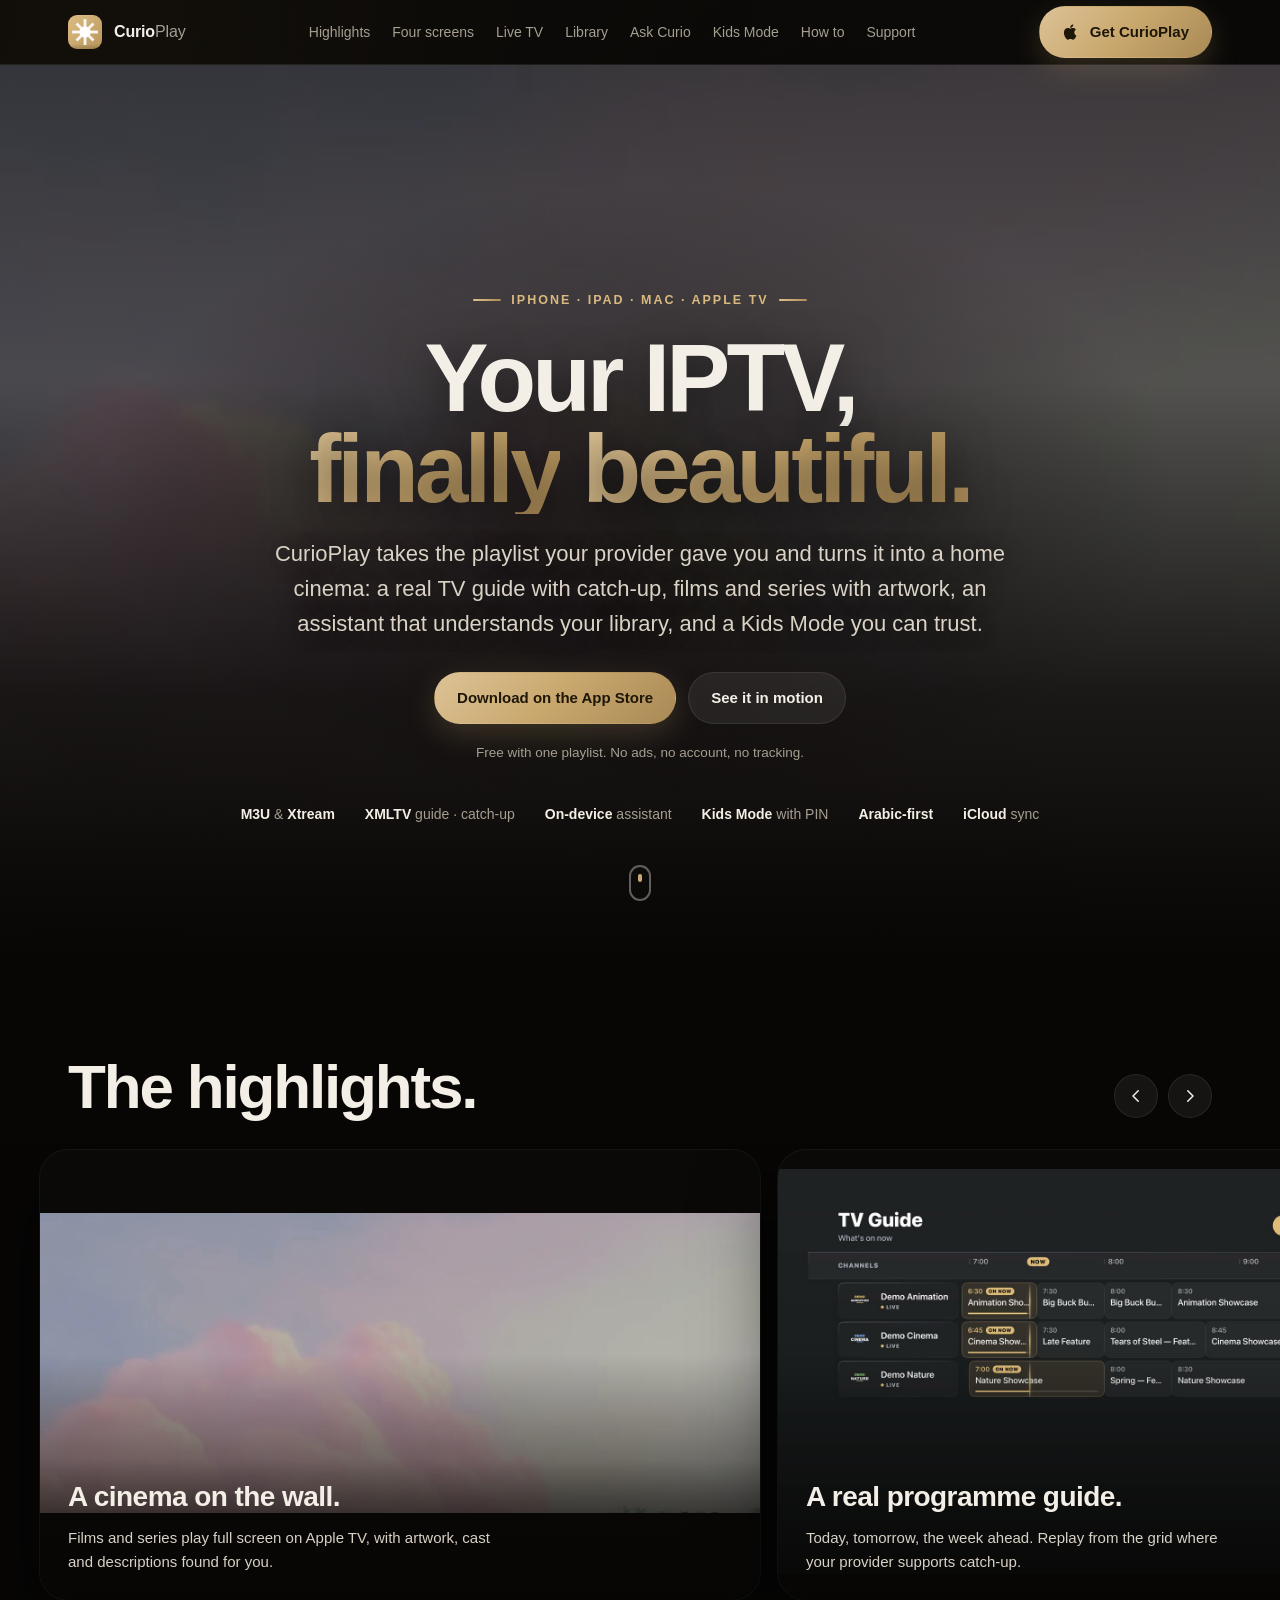
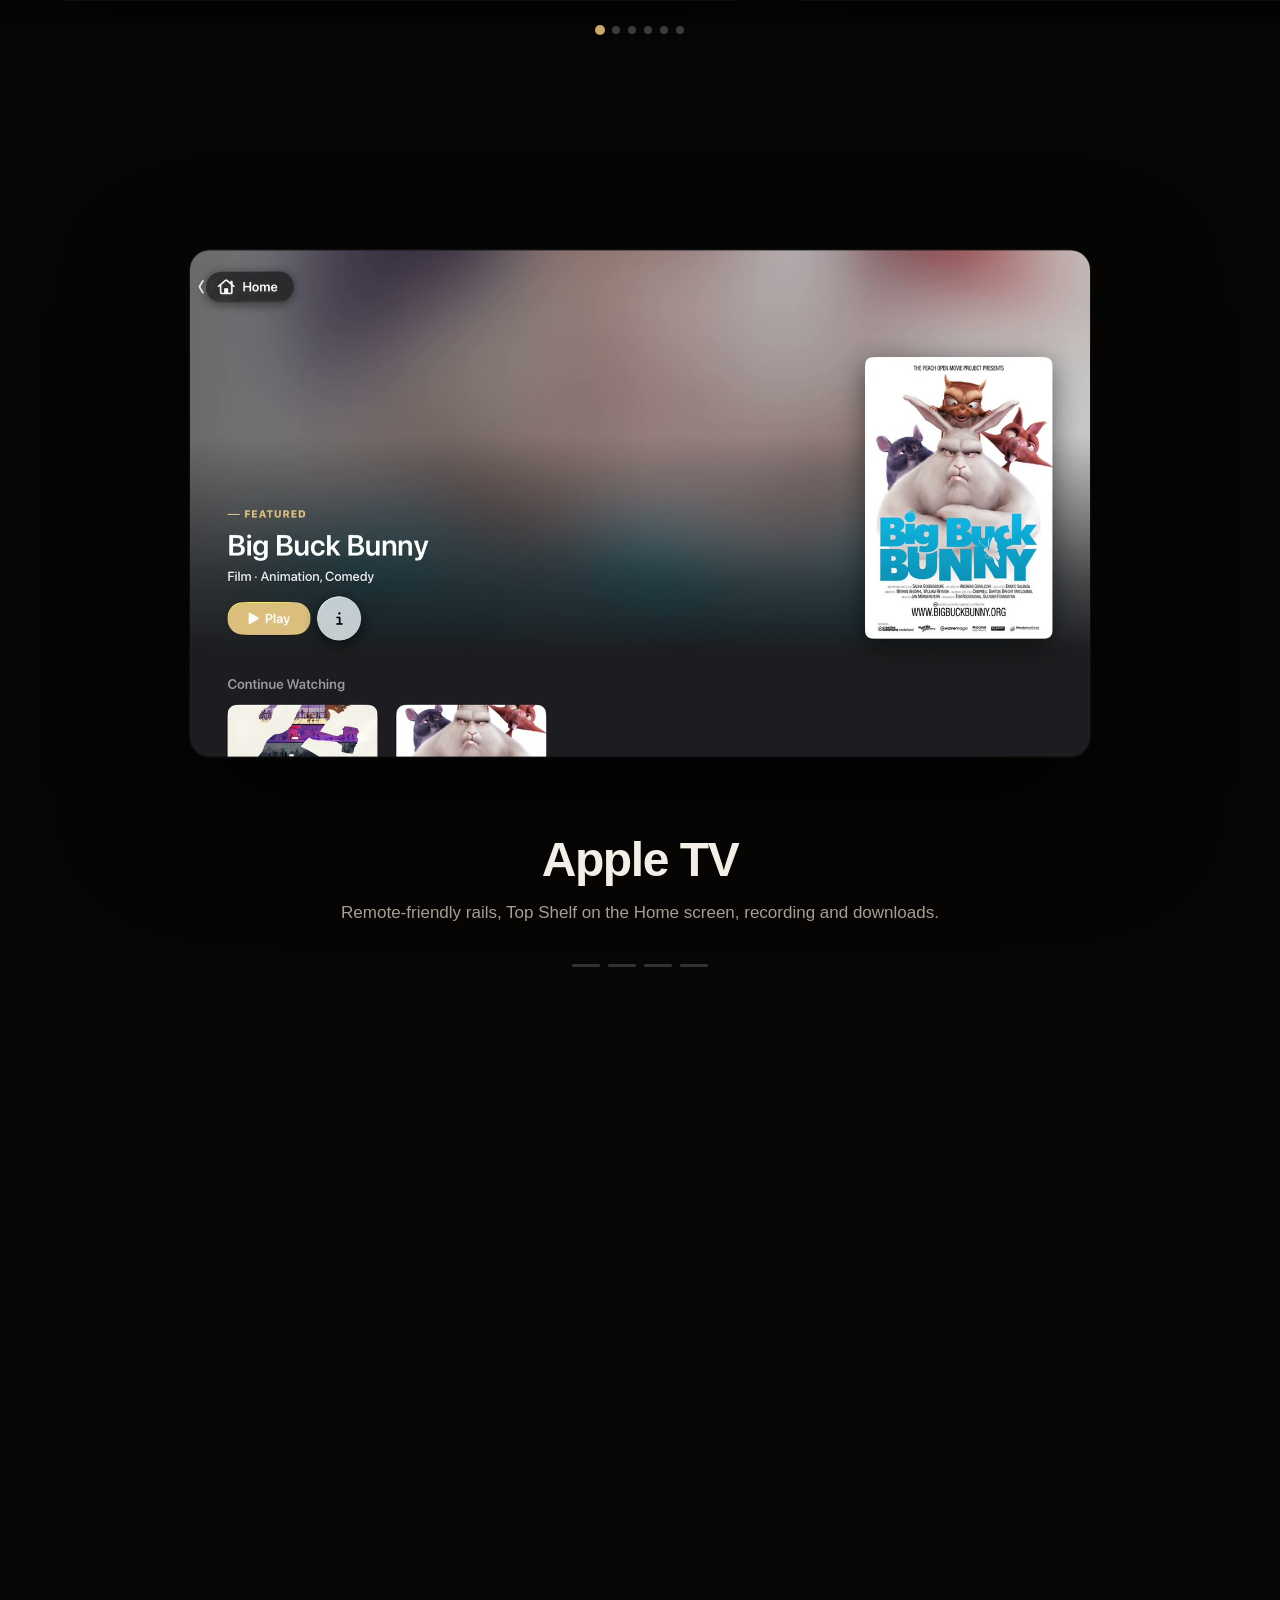
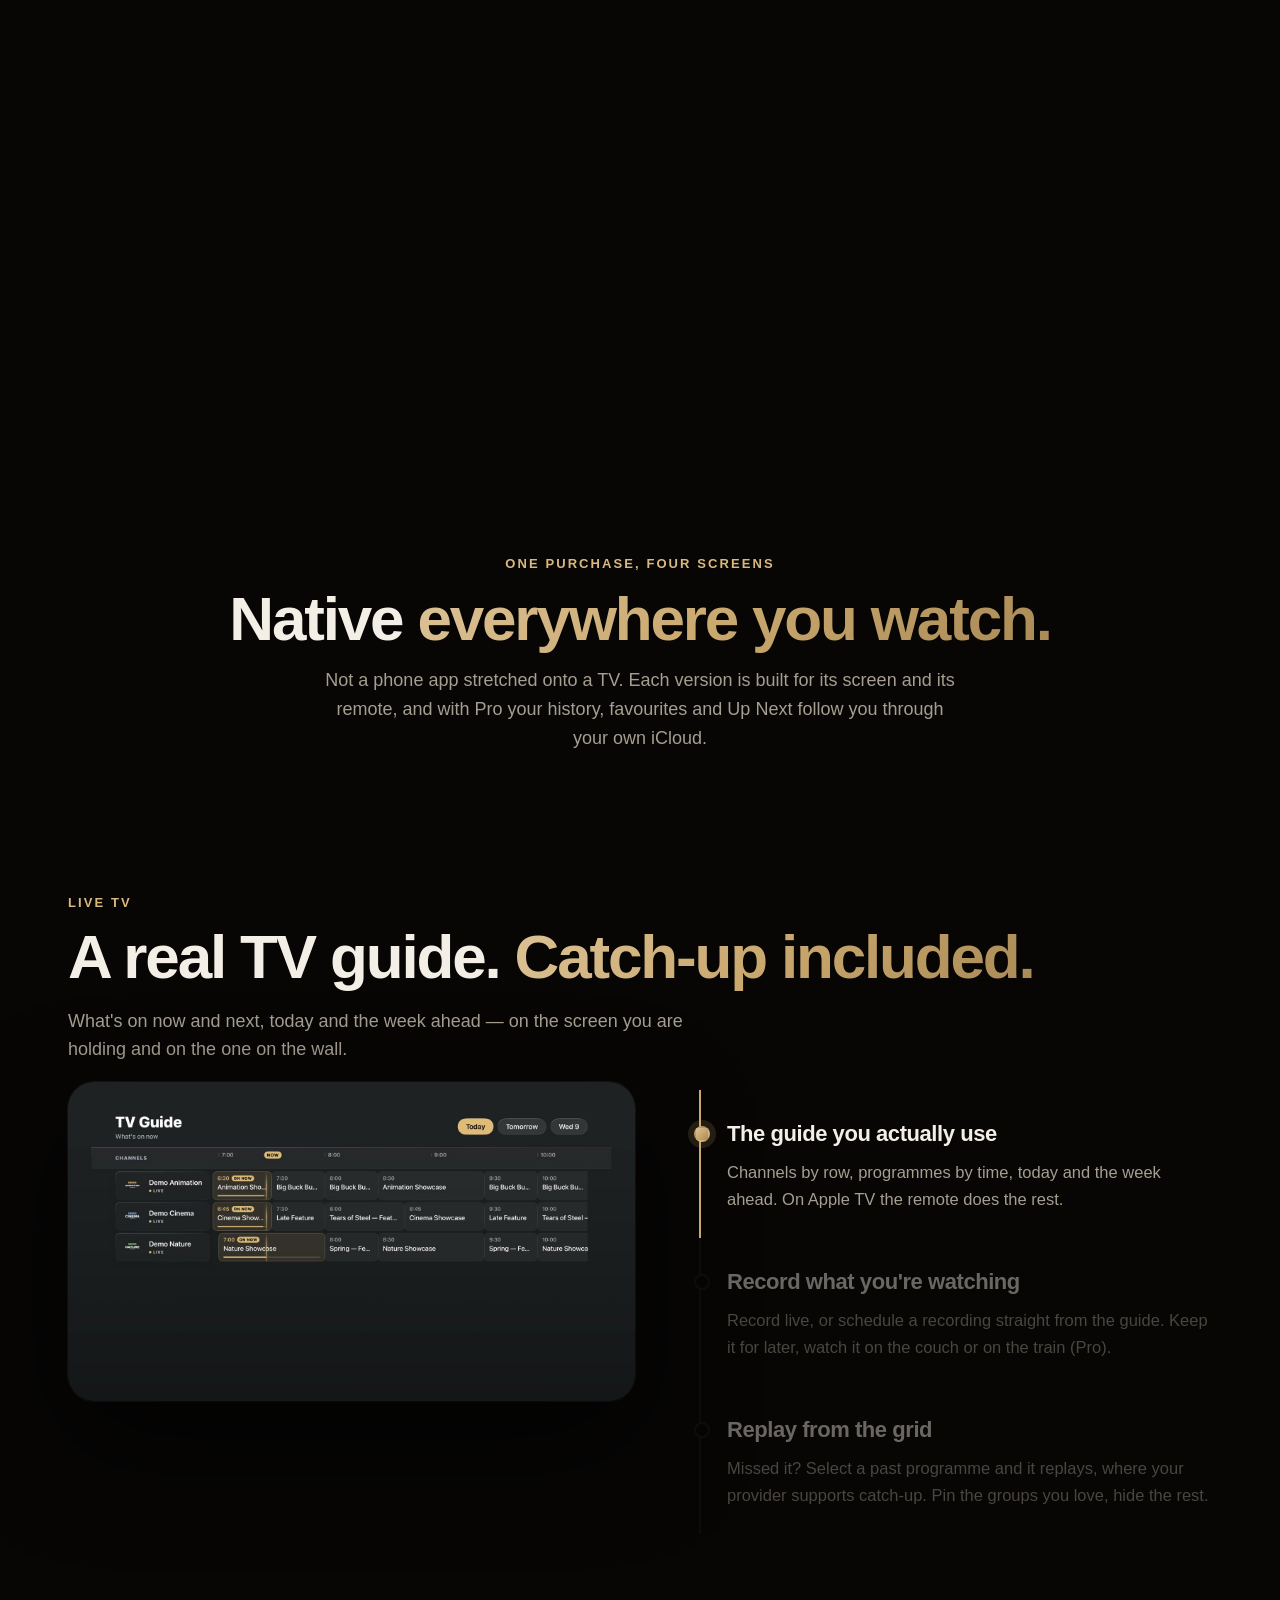
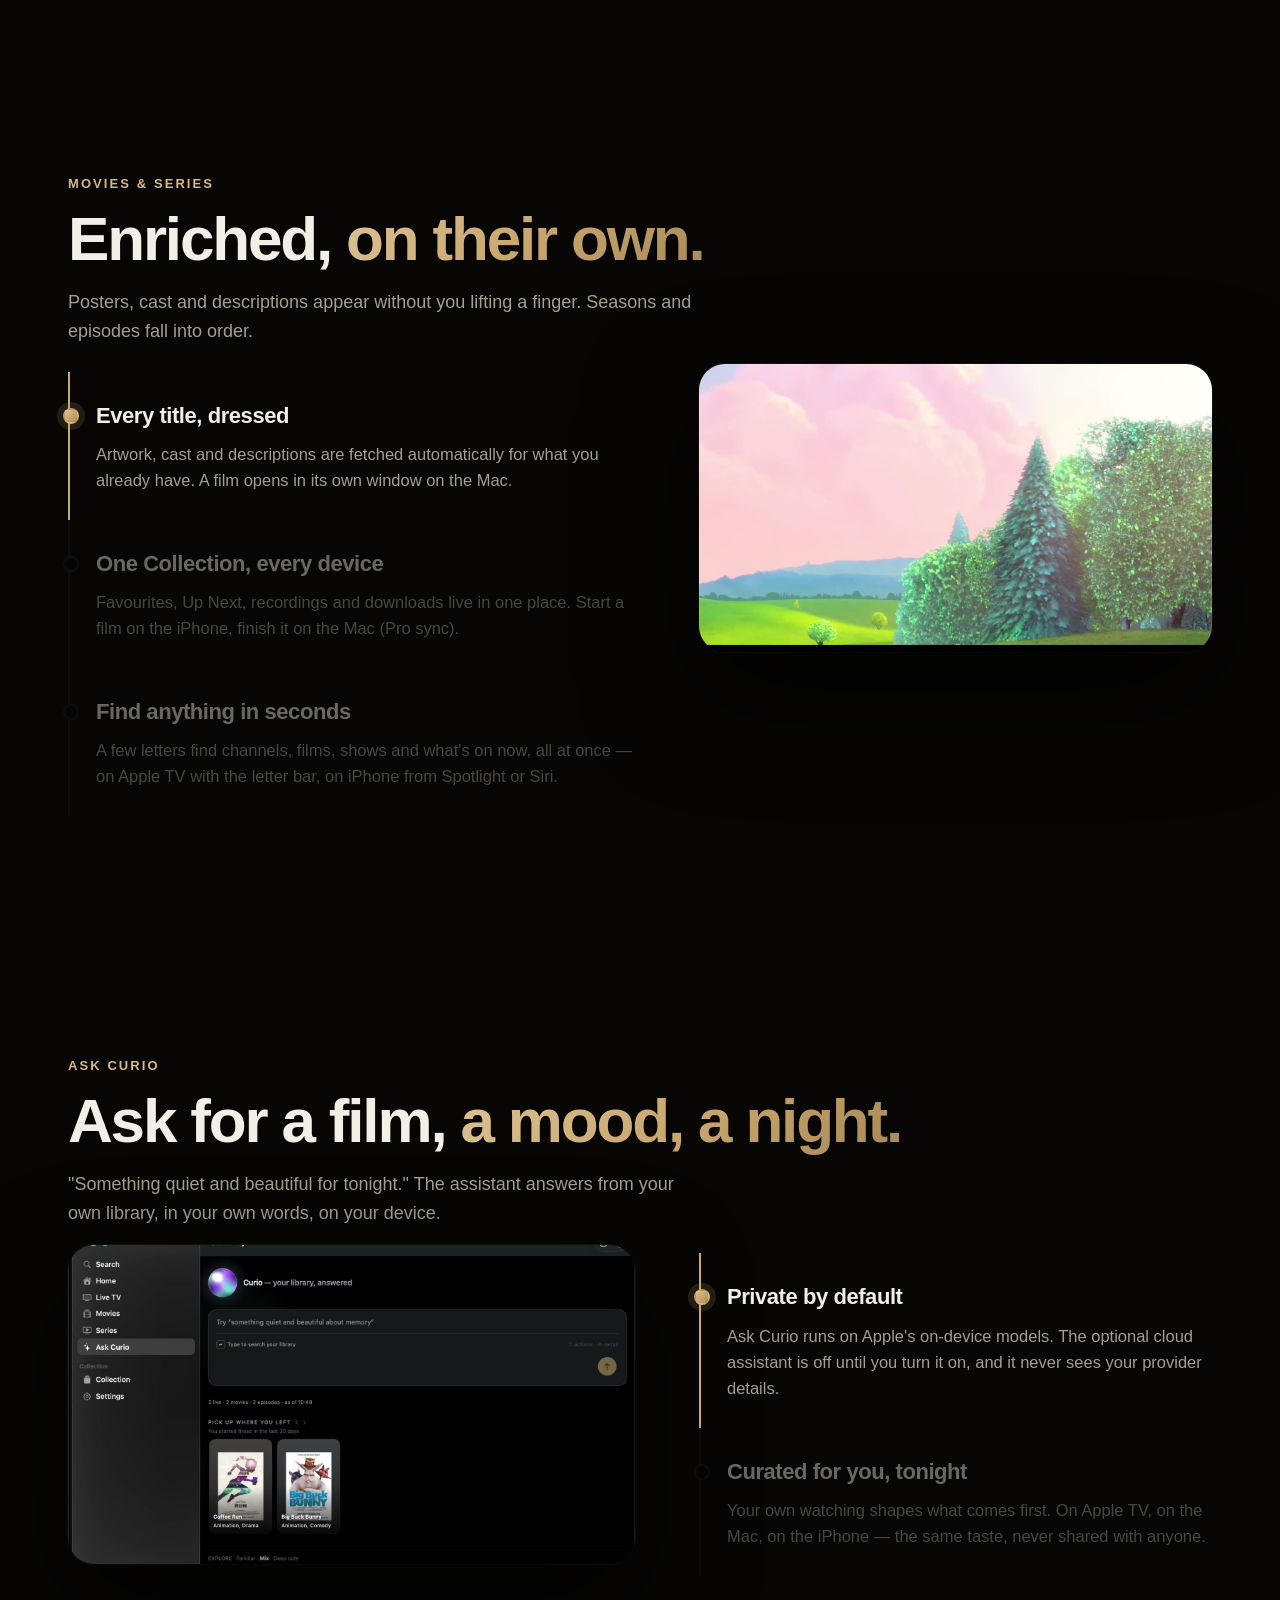
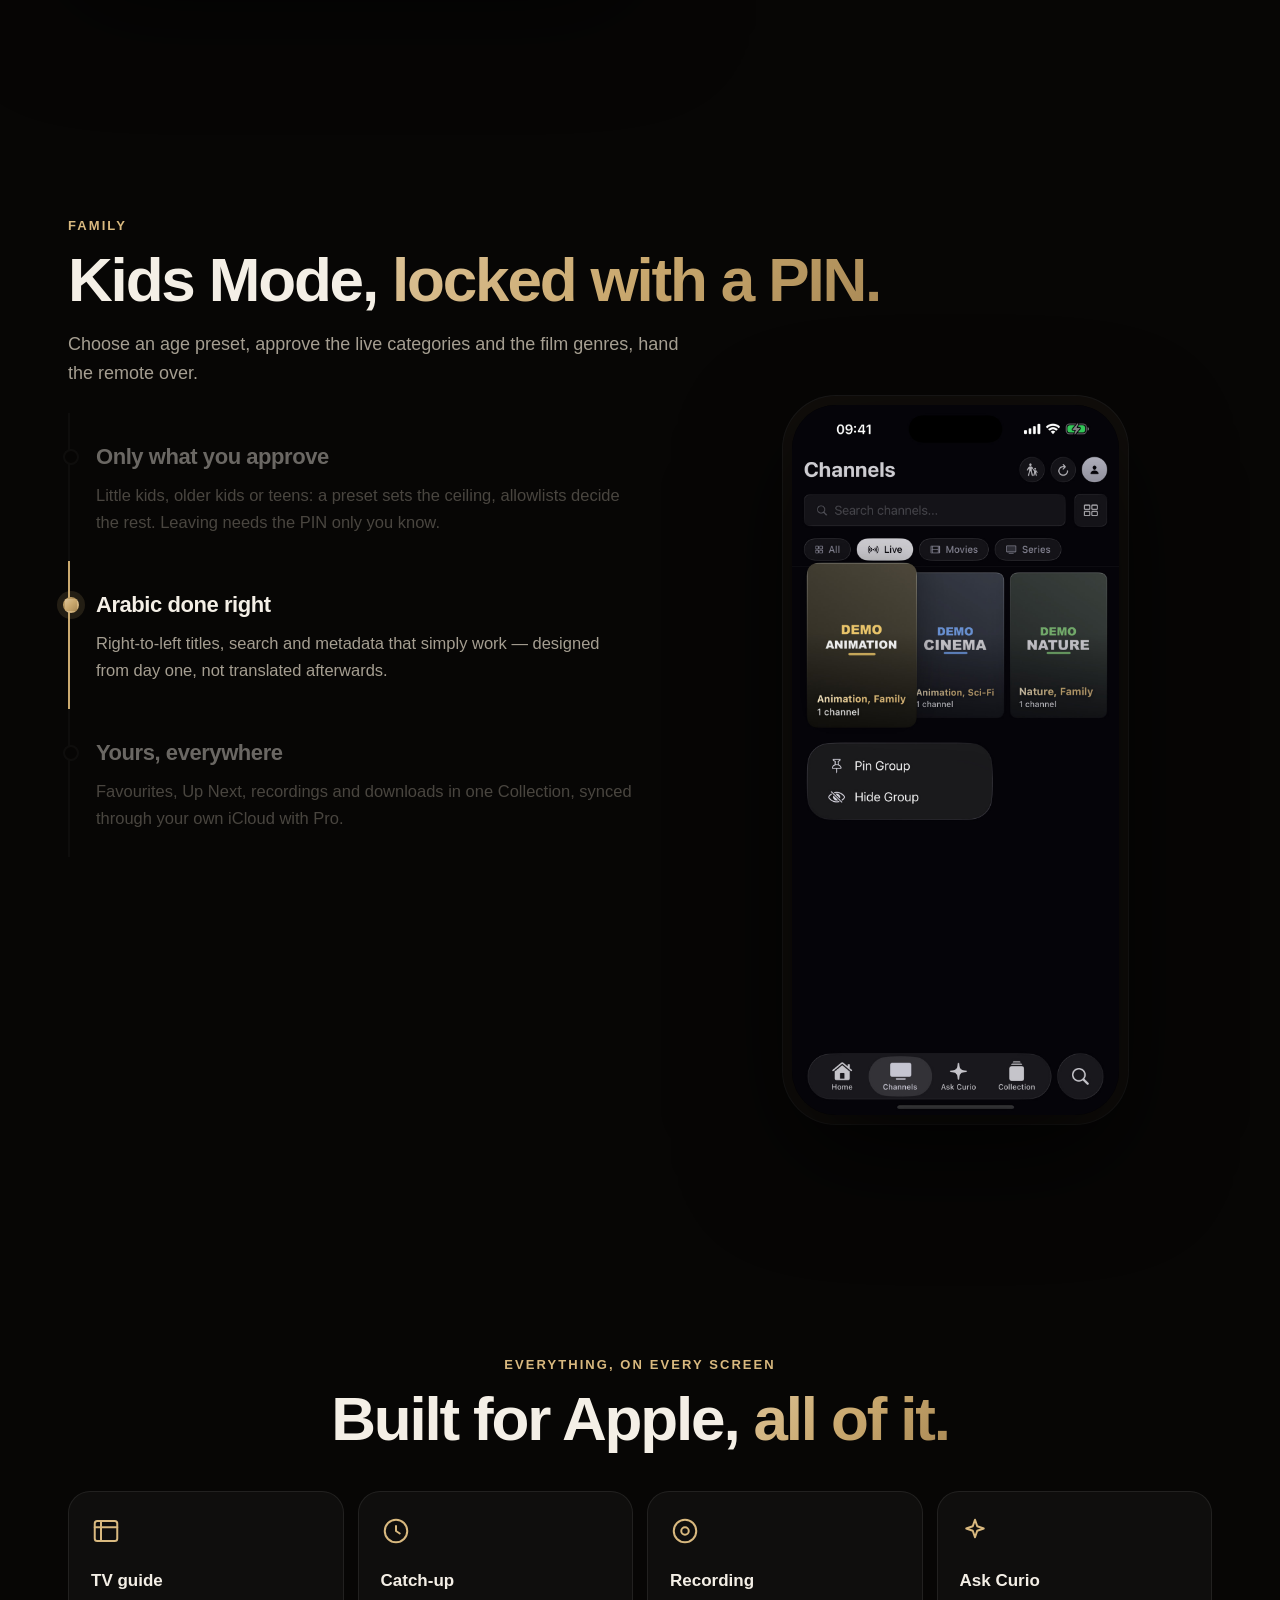
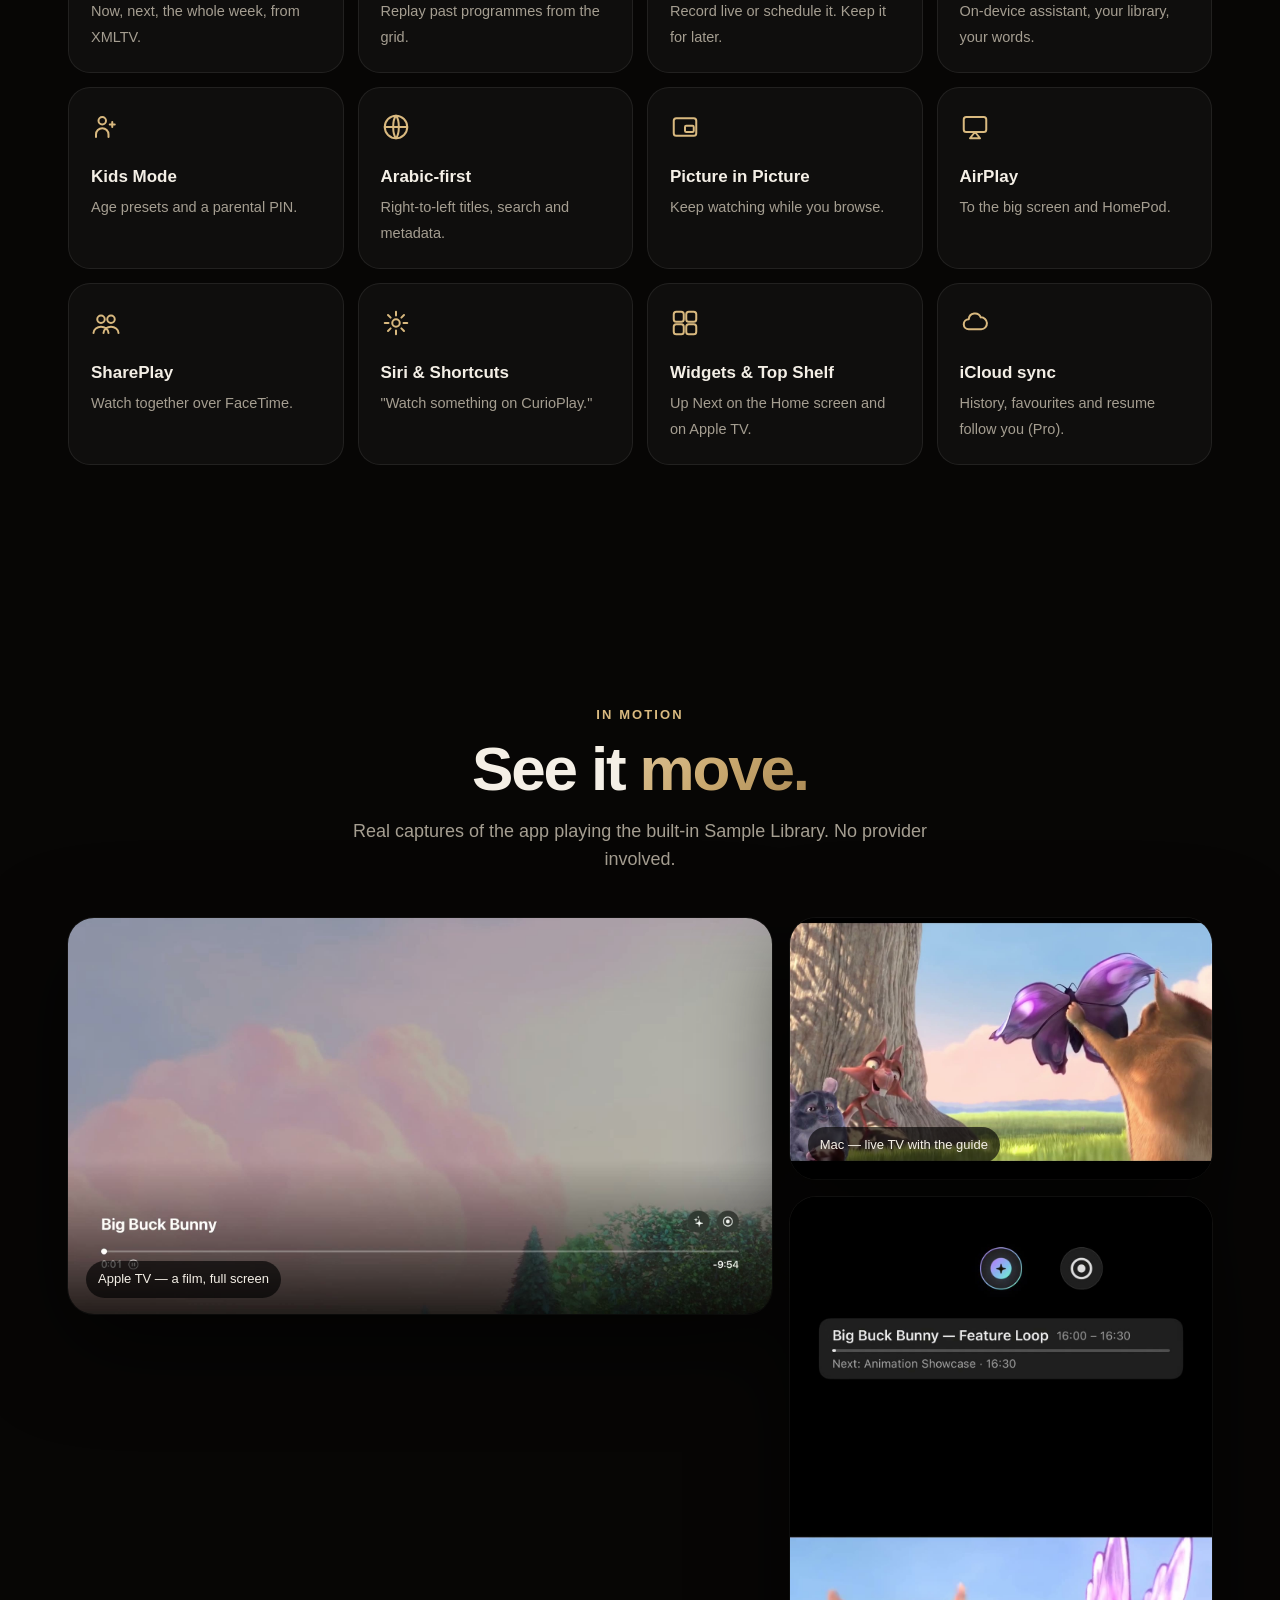
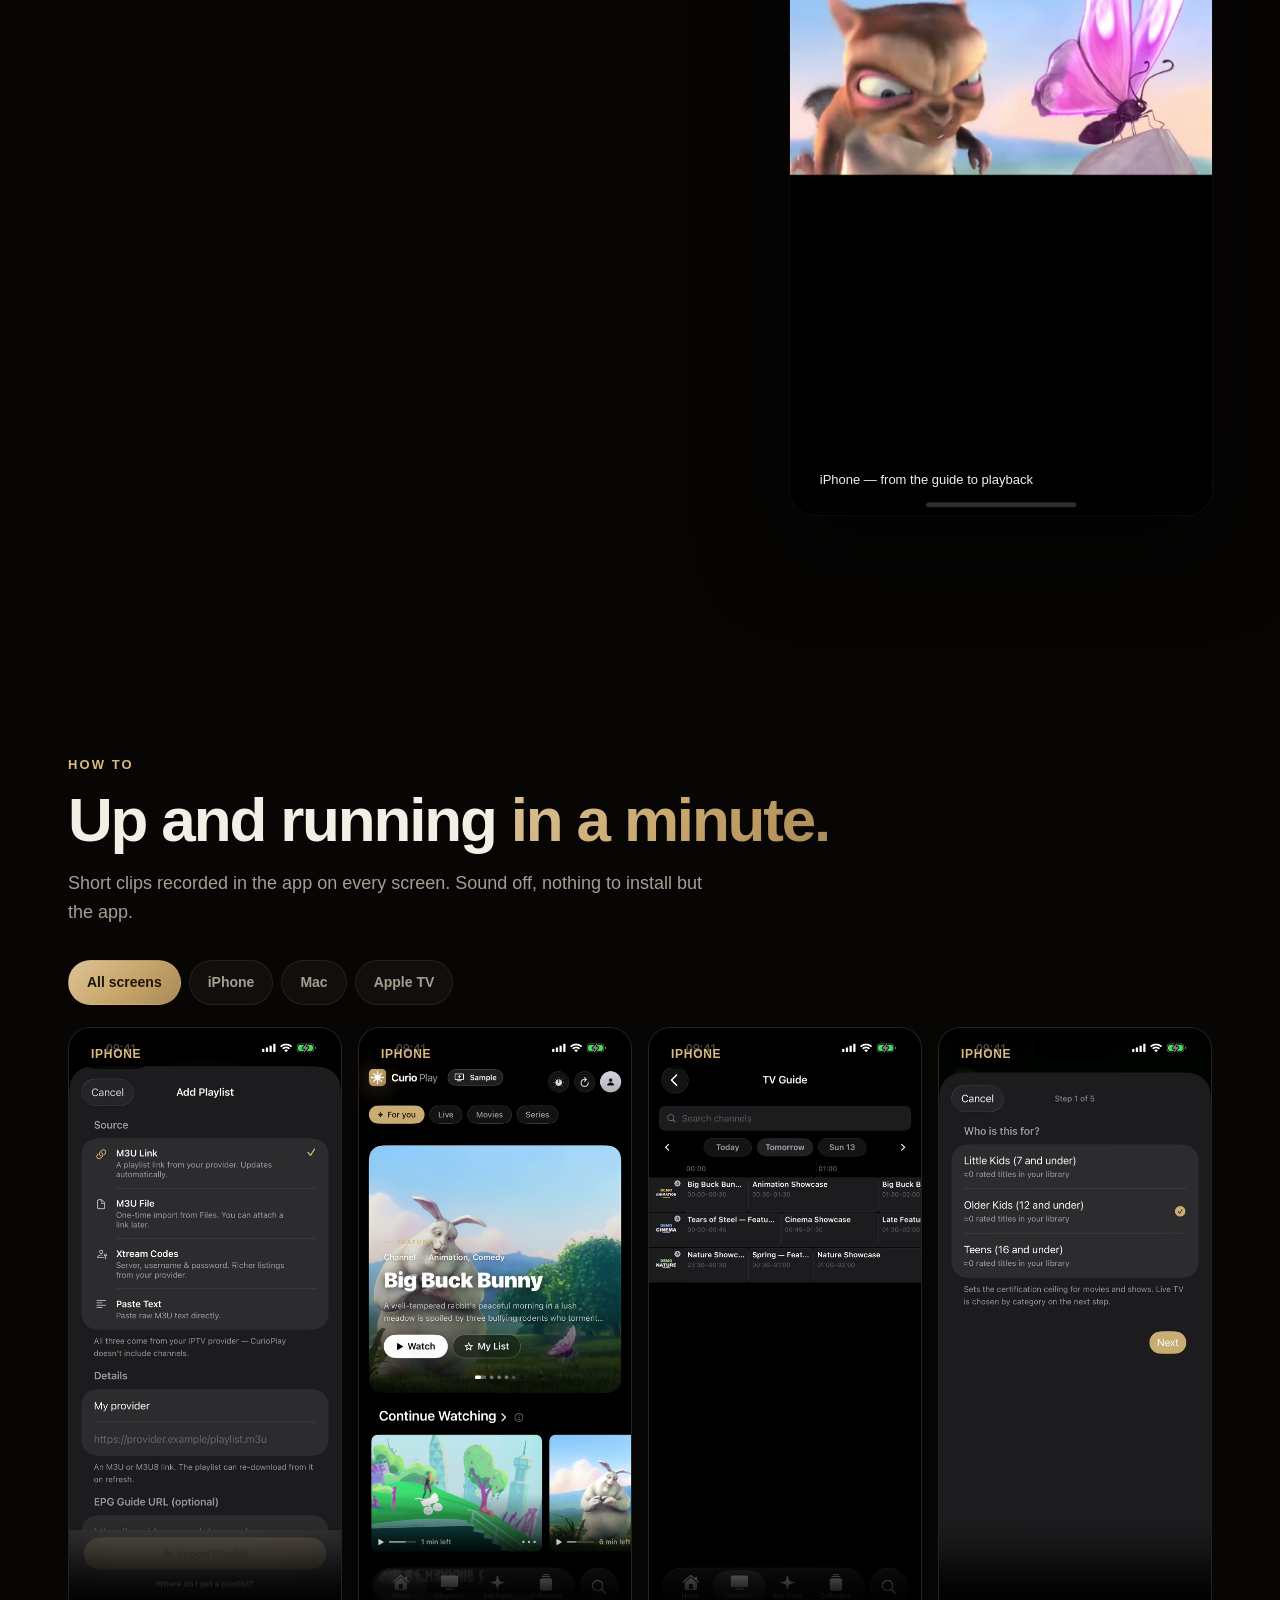
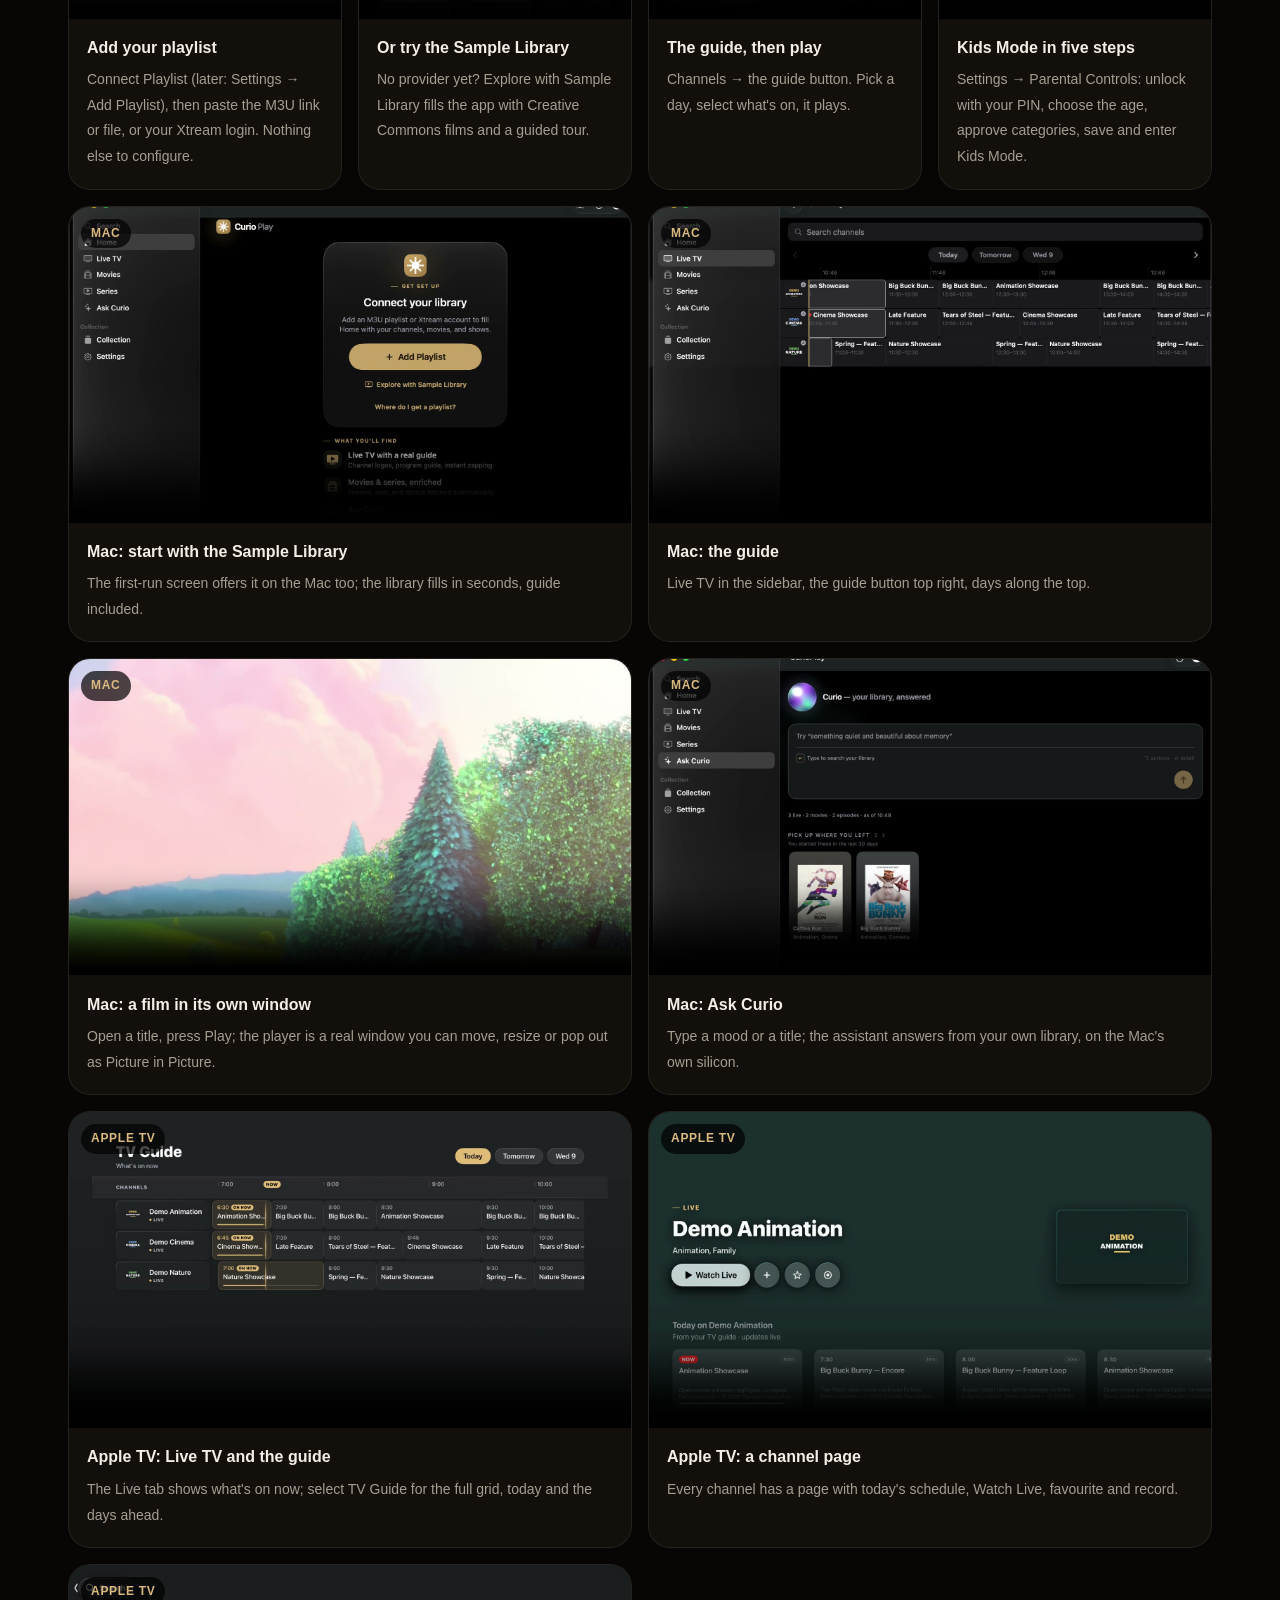
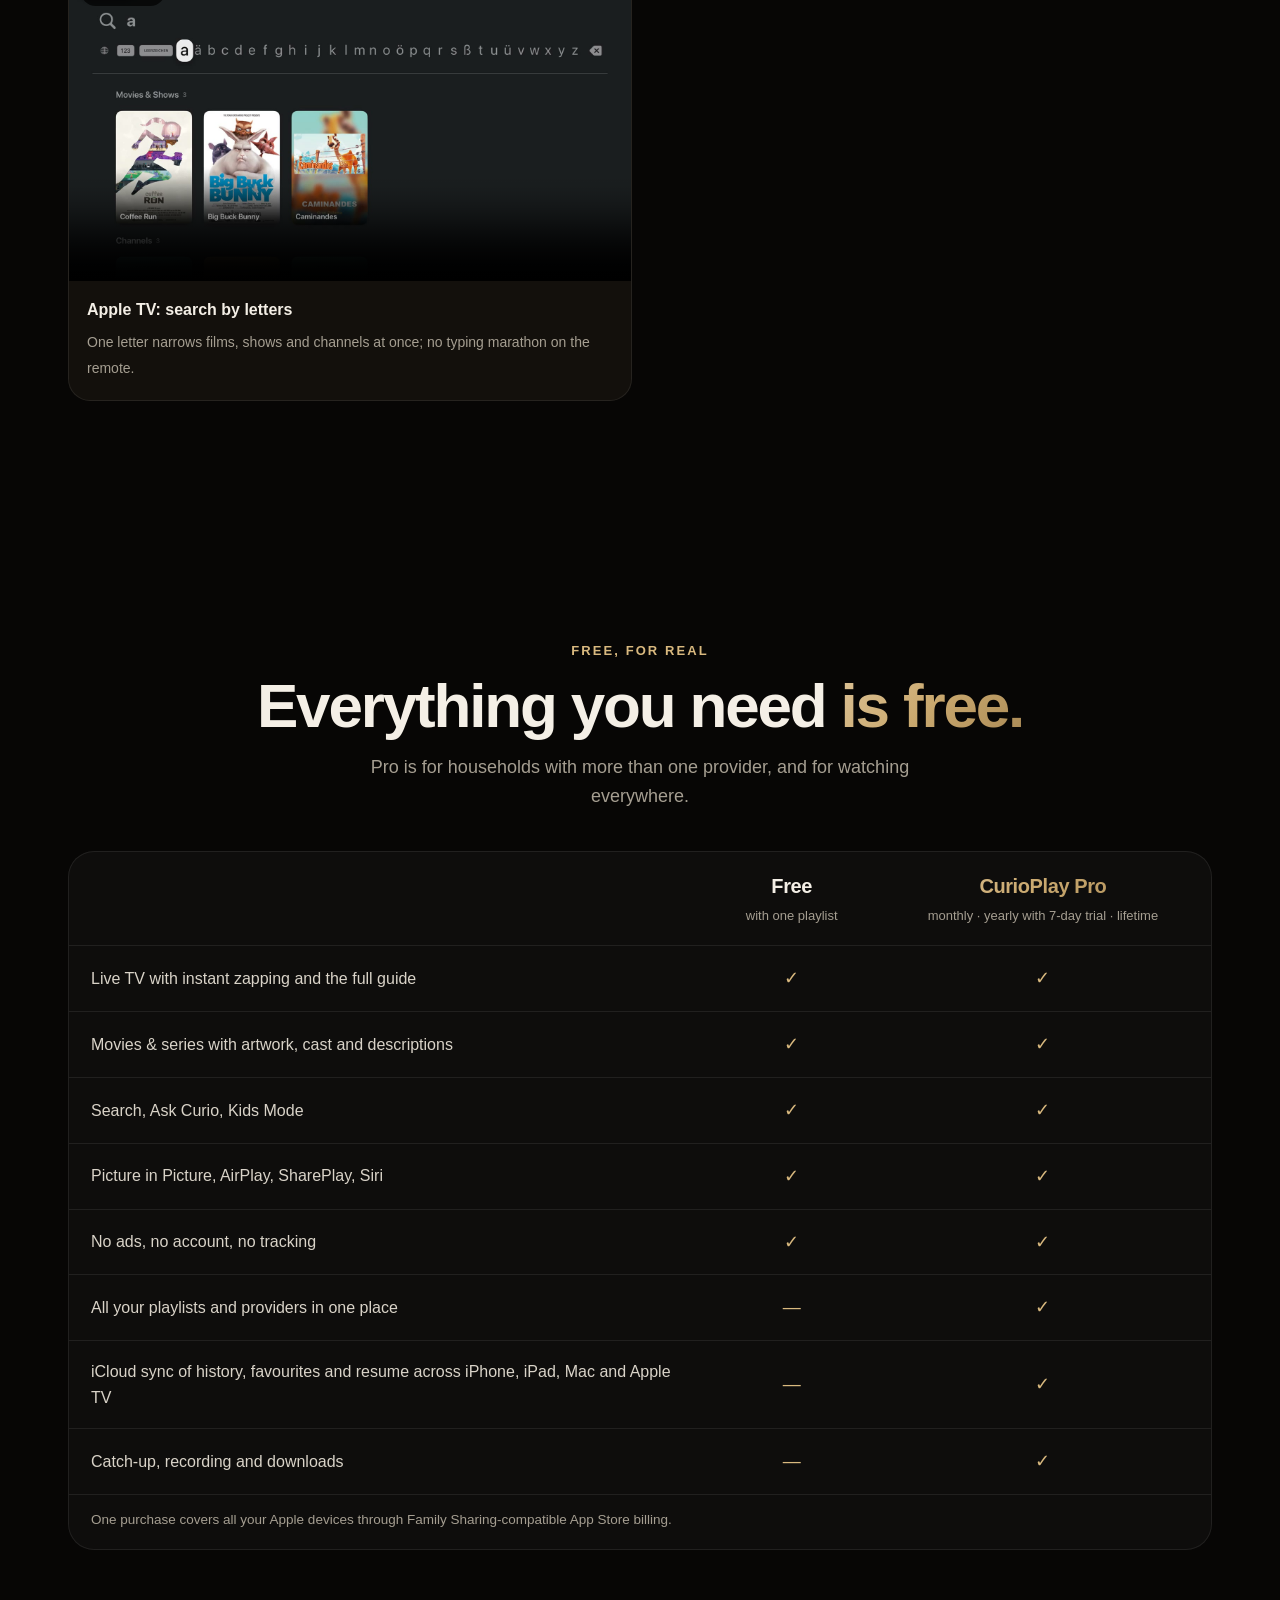
<file: index.html>
<!doctype html>
<html lang="en" class="nojs">
<head>
<meta charset="utf-8">
<meta name="viewport" content="width=device-width, initial-scale=1">
<title>CurioPlay — Your IPTV, finally beautiful. iPhone, iPad, Mac and Apple TV.</title>
<meta name="description" content="CurioPlay turns the IPTV playlist you already have (M3U or Xtream) into a home cinema: a real TV guide with catch-up, films and series with artwork, an on-device assistant, Kids Mode, Arabic-first. One purchase for iPhone, iPad, Mac and Apple TV. No ads, no account.">
<meta property="og:title" content="CurioPlay — Your IPTV, finally beautiful.">
<meta property="og:description" content="A real TV guide with catch-up, films and series with artwork, an on-device assistant, Kids Mode. iPhone, iPad, Mac and Apple TV, one purchase.">
<meta property="og:type" content="website">
<meta property="og:url" content="https://geforce42376.github.io/curioplay-legal/">
<meta property="og:image" content="https://geforce42376.github.io/curioplay-legal/assets/tv-home@2x.jpg">
<link rel="canonical" href="https://geforce42376.github.io/curioplay-legal/">
<link rel="icon" href="icon.png">
<link rel="preload" as="image" href="assets/video/hero-tv.jpg">
<link rel="stylesheet" href="css/site.css">
<script type="application/ld+json">
{"@context":"https://schema.org","@type":"SoftwareApplication","name":"CurioPlay: IPTV Home Cinema","operatingSystem":"iOS, iPadOS, macOS, tvOS","applicationCategory":"EntertainmentApplication","offers":{"@type":"Offer","price":"0","priceCurrency":"USD"},"url":"https://apps.apple.com/app/id6762512022","image":"https://geforce42376.github.io/curioplay-legal/icon.png","description":"IPTV player for your own M3U or Xtream playlist: TV guide with catch-up, movies and series with artwork, on-device AI assistant, Kids Mode, Arabic-first. iPhone, iPad, Mac and Apple TV."}
</script>
</head>
<body>
<div class="aurora" aria-hidden="true"></div>
<div class="grain" aria-hidden="true"></div>

<nav class="top">
  <div class="wrap">
    <a class="brand" href="#top"><img src="icon.png" alt=""><span>Curio<em>Play</em></span></a>
    <div class="navlinks"><a href="#highlights">Highlights</a><a href="#screens">Four screens</a><a href="#live">Live TV</a><a href="#library">Library</a><a href="#ask">Ask Curio</a><a href="#kids">Kids Mode</a><a href="#howto">How to</a><a href="#support">Support</a></div>
    <a class="btn gold" href="https://apps.apple.com/app/id6762512022"><svg viewBox="0 0 24 24" fill="currentColor"><path d="M16.4 12.6c0-2.6 2.1-3.8 2.2-3.9-1.2-1.8-3.1-2-3.7-2-1.6-.2-3.1.9-3.9.9-.8 0-2-.9-3.4-.9-1.7 0-3.3 1-4.2 2.6-1.8 3.1-.5 7.8 1.3 10.3.9 1.2 1.9 2.6 3.2 2.6 1.3-.1 1.8-.8 3.4-.8s2 .8 3.4.8c1.4 0 2.3-1.3 3.1-2.5 1-1.4 1.4-2.8 1.4-2.9-.1 0-2.8-1.1-2.8-4.2zM13.9 5c.7-.8 1.2-2 1-3.1-1 0-2.2.7-2.9 1.5-.6.7-1.2 1.9-1 3 1.1.1 2.2-.6 2.9-1.4z"/></svg>Get CurioPlay</a>
  </div>
</nav>

<main>
<header class="hero" id="top">
  <div class="bg vid" data-src="assets/video/hero-tv.mp4"><img src="assets/video/hero-tv.jpg" alt="" width="1920" height="800"><video muted loop playsinline preload="none"></video></div>
  <div class="veil"></div>
  <div class="wrap">
    <div class="eyebrow">iPhone · iPad · Mac · Apple TV</div>
    <h1><span class="w">Your</span> <span class="w">IPTV,</span> <span class="w gold">finally</span> <span class="w gold">beautiful.</span></h1>
    <p class="lede">CurioPlay takes the playlist your provider gave you and turns it into a home cinema: a real TV guide with catch-up, films and series with artwork, an assistant that understands your library, and a Kids Mode you can trust.</p>
    <div class="cta">
      <a class="btn gold" href="https://apps.apple.com/app/id6762512022">Download on the App Store</a>
      <a class="btn ghost" href="#screens">See it in motion</a>
    </div>
    <p class="fine">Free with one playlist. No ads, no account, no tracking.</p>
    <div class="strip"><span><b>M3U</b> &amp; <b>Xtream</b></span><span><b>XMLTV</b> guide · catch-up</span><span><b>On-device</b> assistant</span><span><b>Kids Mode</b> with PIN</span><span><b>Arabic-first</b></span><span><b>iCloud</b> sync</span></div>
    <div class="scrollhint" aria-hidden="true"></div>
  </div>
</header>


<section id="highlights" class="tight">
  <div class="wrap">
    <div class="rv rowhead"><h2>The highlights.</h2><div class="arrows"><button class="arrow prev" aria-label="Previous"><svg viewBox="0 0 24 24"><path d="M15 5l-7 7 7 7"/></svg></button><button class="arrow next" aria-label="Next"><svg viewBox="0 0 24 24"><path d="M9 5l7 7-7 7"/></svg></button></div></div>
  </div>
  <div class="track rv" data-track>
    <article class="card vid" data-src="assets/video/hero-tv.mp4"><img src="assets/video/hero-tv.jpg" alt="" loading="lazy"><video muted loop playsinline preload="none"></video><div class="cardText"><b>A cinema on the wall.</b><span>Films and series play full screen on Apple TV, with artwork, cast and descriptions found for you.</span></div></article>
    <article class="card vid" data-src="assets/video/tv-guide.mp4"><img src="assets/video/tv-guide.jpg" alt="" loading="lazy"><video muted loop playsinline preload="none"></video><div class="cardText"><b>A real programme guide.</b><span>Today, tomorrow, the week ahead. Replay from the grid where your provider supports catch-up.</span></div></article>
    <article class="card vid" data-src="assets/video/mac-ask.mp4"><img src="assets/video/mac-ask.jpg" alt="" loading="lazy"><video muted loop playsinline preload="none"></video><div class="cardText"><b>Ask Curio.</b><span>"Something quiet and beautiful for tonight." Answered from your own library, on your device.</span></div></article>
    <article class="card vid" data-src="assets/video/mac-player.mp4"><img src="assets/video/mac-player.jpg" alt="" loading="lazy"><video muted loop playsinline preload="none"></video><div class="cardText"><b>A player in its own window.</b><span>On the Mac a film is a window you move, resize or pop out as Picture in Picture.</span></div></article>
    <article class="card still portrait"><img src="assets/video/tut-kids.jpg" alt="" loading="lazy"><div class="cardText"><b>Kids Mode, behind a PIN.</b><span>Age presets, approved categories, and only the PIN you know lets anyone leave.</span></div></article>
    <article class="card vid" data-src="assets/video/mac-sample.mp4"><img src="assets/video/mac-sample.jpg" alt="" loading="lazy"><video muted loop playsinline preload="none"></video><div class="cardText"><b>Try it before any provider.</b><span>The built-in Sample Library fills every screen with Creative Commons films in seconds.</span></div></article>
  </div>
  <div class="wrap"><div class="dots" aria-hidden="true"></div></div>
</section>

<section id="screens">
  <div class="scene">
  <div class="stage">
    <div class="frameWrap">
      <div class="shot tv vid" data-src="assets/video/tv-home.mp4"><img src="assets/video/tv-home.jpg" alt="CurioPlay on Apple TV" width="1600" height="900"><video muted loop playsinline preload="none"></video></div>
      <div class="shot mac"><img src="assets/video/mac-home.jpg" alt="CurioPlay on the Mac" width="1600" height="990" loading="lazy"></div>
      <div class="shot ipad"><img src="assets/ipad-home@2x.jpg" alt="CurioPlay on iPad" width="1600" height="2133" loading="lazy"></div>
      <div class="shot phone"><img src="assets/iphone-home@2x.jpg" alt="CurioPlay on iPhone" width="1000" height="2172" loading="lazy"></div>
    </div>
    <div class="caps">
      <div class="cap"><b>Apple TV</b><span>Remote-friendly rails, Top Shelf on the Home screen, recording and downloads.</span></div>
      <div class="cap"><b>Mac</b><span>A player in its own window, Picture in Picture, AirPlay to the big screen.</span></div>
      <div class="cap"><b>iPad</b><span>Sidebar, big artwork, the guide in full width.</span></div>
      <div class="cap"><b>iPhone</b><span>Picture in Picture, AirPlay, SharePlay, widgets, Siri and Shortcuts.</span></div>
    </div>
    <div class="progress" aria-hidden="true"><i></i><i></i><i></i><i></i></div>
  </div>
  </div>
  <div class="wrap center" style="padding:60px 28px 20px">
    <div class="rv"><div class="kicker">One purchase, four screens</div>
    <h2>Native <span class="gold">everywhere you watch.</span></h2>
    <p class="sub">Not a phone app stretched onto a TV. Each version is built for its screen and its remote, and with Pro your history, favourites and Up Next follow you through your own iCloud.</p></div>
  </div>
</section>

<section id="live">
  <div class="wrap">
    <div class="rv"><div class="kicker">Live TV</div><h2>A real TV guide. <span class="gold">Catch-up included.</span></h2><p class="sub">What's on now and next, today and the week ahead — on the screen you are holding and on the one on the wall.</p></div>
    <div class="chapter" data-chapter>
      <div class="media"><div class="frame" style="aspect-ratio:16/9">
        <div class="vid on" data-src="assets/video/tv-guide.mp4"><img src="assets/video/tv-guide.jpg" alt="The TV guide on Apple TV" width="1600" height="900" loading="lazy"><video muted loop playsinline preload="none"></video></div>
        <div class="vid" data-src="assets/video/mac-live.mp4"><img src="assets/video/mac-live.jpg" alt="Live TV on the Mac" width="1440" height="891" loading="lazy"><video muted loop playsinline preload="none"></video></div>
        <div class="vid" data-src="assets/video/mac-guide.mp4"><img src="assets/video/mac-guide.jpg" alt="The guide on the Mac" width="1600" height="990" loading="lazy"><video muted loop playsinline preload="none"></video></div>
      </div></div>
      <div class="steps">
        <div class="step on"><h3>The guide you actually use</h3><p>Channels by row, programmes by time, today and the week ahead. On Apple TV the remote does the rest.</p></div>
        <div class="step"><h3>Record what you're watching</h3><p>Record live, or schedule a recording straight from the guide. Keep it for later, watch it on the couch or on the train (Pro).</p></div>
        <div class="step"><h3>Replay from the grid</h3><p>Missed it? Select a past programme and it replays, where your provider supports catch-up. Pin the groups you love, hide the rest.</p></div>
      </div>
    </div>
  </div>
</section>

<section id="library">
  <div class="wrap">
    <div class="rv"><div class="kicker">Movies &amp; series</div><h2>Enriched, <span class="gold">on their own.</span></h2><p class="sub">Posters, cast and descriptions appear without you lifting a finger. Seasons and episodes fall into order.</p></div>
    <div class="chapter flip" data-chapter>
      <div class="media"><div class="frame" style="aspect-ratio:16/9">
        <div class="vid on" data-src="assets/video/mac-player.mp4"><img src="assets/video/mac-player.jpg" alt="A film playing in its own window on the Mac" width="1440" height="891" loading="lazy"><video muted loop playsinline preload="none"></video></div>
        <img src="assets/mac-groups@2x.jpg" alt="Channel groups on the Mac" width="2200" height="1360" loading="lazy">
        <div class="vid" data-src="assets/video/tv-search.mp4"><img src="assets/video/tv-search.jpg" alt="Search on Apple TV" width="1600" height="900" loading="lazy"><video muted loop playsinline preload="none"></video></div>
      </div></div>
      <div class="steps">
        <div class="step on"><h3>Every title, dressed</h3><p>Artwork, cast and descriptions are fetched automatically for what you already have. A film opens in its own window on the Mac.</p></div>
        <div class="step"><h3>One Collection, every device</h3><p>Favourites, Up Next, recordings and downloads live in one place. Start a film on the iPhone, finish it on the Mac (Pro sync).</p></div>
        <div class="step"><h3>Find anything in seconds</h3><p>A few letters find channels, films, shows and what's on now, all at once — on Apple TV with the letter bar, on iPhone from Spotlight or Siri.</p></div>
      </div>
    </div>
  </div>
</section>

<section id="ask">
  <div class="wrap">
    <div class="rv"><div class="kicker">Ask Curio</div><h2>Ask for a film, <span class="gold">a mood, a night.</span></h2><p class="sub">"Something quiet and beautiful for tonight." The assistant answers from your own library, in your own words, on your device.</p></div>
    <div class="chapter" data-chapter>
      <div class="media"><div class="frame" style="aspect-ratio:16/9">
        <div class="vid on" data-src="assets/video/mac-ask.mp4"><img src="assets/video/mac-ask.jpg" alt="Ask Curio on the Mac" width="1600" height="990" loading="lazy"><video muted loop playsinline preload="none"></video></div>
        <img src="assets/tv-curated@2x.jpg" alt="Curated for you tonight on Apple TV" width="1920" height="1080" loading="lazy">
      </div></div>
      <div class="steps">
        <div class="step on"><h3>Private by default</h3><p>Ask Curio runs on Apple's on-device models. The optional cloud assistant is off until you turn it on, and it never sees your provider details.</p></div>
        <div class="step"><h3>Curated for you, tonight</h3><p>Your own watching shapes what comes first. On Apple TV, on the Mac, on the iPhone — the same taste, never shared with anyone.</p></div>
      </div>
    </div>
  </div>
</section>

<section id="kids">
  <div class="wrap">
    <div class="rv"><div class="kicker">Family</div><h2>Kids Mode, <span class="gold">locked with a PIN.</span></h2><p class="sub">Choose an age preset, approve the live categories and the film genres, hand the remote over.</p></div>
    <div class="chapter flip" data-chapter>
      <div class="media"><div class="frame phone" style="aspect-ratio:1000/2172">
        <img class="on" src="assets/iphone-kids@2x.jpg" alt="Kids Mode on iPhone" width="1000" height="2172" loading="lazy">
        <img src="assets/iphone-groups@2x.jpg" alt="Pin and hide groups" width="1000" height="2172" loading="lazy">
        <img src="assets/iphone-collection@2x.jpg" alt="Collection: favourites, Up Next, recordings, downloads" width="1000" height="2172" loading="lazy">
      </div></div>
      <div class="steps">
        <div class="step on"><h3>Only what you approve</h3><p>Little kids, older kids or teens: a preset sets the ceiling, allowlists decide the rest. Leaving needs the PIN only you know.</p></div>
        <div class="step"><h3>Arabic done right</h3><p>Right-to-left titles, search and metadata that simply work — designed from day one, not translated afterwards.</p></div>
        <div class="step"><h3>Yours, everywhere</h3><p>Favourites, Up Next, recordings and downloads in one Collection, synced through your own iCloud with Pro.</p></div>
      </div>
    </div>
  </div>
</section>


<section id="everything">
  <div class="wrap">
    <div class="rv center"><div class="kicker">Everything, on every screen</div><h2>Built for Apple, <span class="gold">all of it.</span></h2></div>
    <div class="tiles rv">
      <div class="tile"><svg viewBox="0 0 24 24"><rect x="3" y="4" width="18" height="16" rx="2"/><path d="M3 9h18M8 4v16"/></svg><b>TV guide</b><span>Now, next, the whole week, from XMLTV.</span></div>
      <div class="tile"><svg viewBox="0 0 24 24"><path d="M12 8v4l3 2"/><circle cx="12" cy="12" r="9"/></svg><b>Catch-up</b><span>Replay past programmes from the grid.</span></div>
      <div class="tile"><svg viewBox="0 0 24 24"><circle cx="12" cy="12" r="9"/><circle cx="12" cy="12" r="3"/></svg><b>Recording</b><span>Record live or schedule it. Keep it for later.</span></div>
      <div class="tile"><svg viewBox="0 0 24 24"><path d="M12 3l1.8 5.2L19 10l-5.2 1.8L12 17l-1.8-5.2L5 10l5.2-1.8z"/></svg><b>Ask Curio</b><span>On-device assistant, your library, your words.</span></div>
      <div class="tile"><svg viewBox="0 0 24 24"><circle cx="9" cy="7" r="3"/><path d="M4 20v-2a5 5 0 0 1 10 0v2M17 8v4M15 10h4"/></svg><b>Kids Mode</b><span>Age presets and a parental PIN.</span></div>
      <div class="tile"><svg viewBox="0 0 24 24"><circle cx="12" cy="12" r="9"/><path d="M3 12h18M12 3c3 3.5 3 14.5 0 18M12 3c-3 3.5-3 14.5 0 18"/></svg><b>Arabic-first</b><span>Right-to-left titles, search and metadata.</span></div>
      <div class="tile"><svg viewBox="0 0 24 24"><rect x="3" y="5" width="18" height="14" rx="2"/><rect x="12" y="11" width="7" height="5" rx="1"/></svg><b>Picture in Picture</b><span>Keep watching while you browse.</span></div>
      <div class="tile"><svg viewBox="0 0 24 24"><rect x="3" y="4" width="18" height="12" rx="2"/><path d="M8 21l4-5 4 5z"/></svg><b>AirPlay</b><span>To the big screen and HomePod.</span></div>
      <div class="tile"><svg viewBox="0 0 24 24"><circle cx="8" cy="9" r="3"/><circle cx="16" cy="9" r="3"/><path d="M2 20c0-3 3-5 6-5s6 2 6 5M10 20c0-3 3-5 6-5s6 2 6 5"/></svg><b>SharePlay</b><span>Watch together over FaceTime.</span></div>
      <div class="tile"><svg viewBox="0 0 24 24"><path d="M12 3v3M12 18v3M3 12h3M18 12h3M5.6 5.6l2.1 2.1M16.3 16.3l2.1 2.1M5.6 18.4l2.1-2.1M16.3 7.7l2.1-2.1"/><circle cx="12" cy="12" r="3"/></svg><b>Siri &amp; Shortcuts</b><span>"Watch something on CurioPlay."</span></div>
      <div class="tile"><svg viewBox="0 0 24 24"><rect x="3" y="3" width="8" height="8" rx="2"/><rect x="13" y="3" width="8" height="8" rx="2"/><rect x="3" y="13" width="8" height="8" rx="2"/><rect x="13" y="13" width="8" height="8" rx="2"/></svg><b>Widgets &amp; Top Shelf</b><span>Up Next on the Home screen and on Apple TV.</span></div>
      <div class="tile"><svg viewBox="0 0 24 24"><path d="M7 17a4 4 0 0 1 0-8 5 5 0 0 1 9.6-1.5A3.5 3.5 0 0 1 17 17z"/></svg><b>iCloud sync</b><span>History, favourites and resume follow you (Pro).</span></div>
    </div>
  </div>
</section>

<section id="motion">
  <div class="wrap">
    <div class="rv center"><div class="kicker">In motion</div><h2>See it <span class="gold">move.</span></h2><p class="sub">Real captures of the app playing the built-in Sample Library. No provider involved.</p></div>
    <div class="reel rv">
      <div class="clip vid" data-src="assets/video/tv-play.mp4" style="aspect-ratio:16/9"><img src="assets/video/tv-play.jpg" alt="" width="1920" height="1080" loading="lazy"><video muted loop playsinline preload="none"></video><span class="cap">Apple TV — a film, full screen</span></div>
      <div class="col">
        <div class="clip vid" data-src="assets/video/mac-live.mp4" style="aspect-ratio:1440/891"><img src="assets/video/mac-live.jpg" alt="" width="1440" height="891" loading="lazy"><video muted loop playsinline preload="none"></video><span class="cap">Mac — live TV with the guide</span></div>
        <div class="clip vid" data-src="assets/video/iphone-player.mp4" style="aspect-ratio:1080/2346"><img src="assets/video/iphone-player.jpg" alt="" width="1080" height="2346" loading="lazy"><video muted loop playsinline preload="none"></video><span class="cap">iPhone — from the guide to playback</span></div>
      </div>
    </div>
  </div>
</section>

<section id="howto">
  <div class="wrap">
    <div class="rv"><div class="kicker">How to</div><h2>Up and running <span class="gold">in a minute.</span></h2><p class="sub">Short clips recorded in the app on every screen. Sound off, nothing to install but the app.</p></div>
    <div class="tabs rv" role="tablist"><button class="on" data-show="all">All screens</button><button data-show="iphone">iPhone</button><button data-show="mac">Mac</button><button data-show="tv">Apple TV</button></div>
    <div class="tuts rv" data-show="all">
      <div class="tut iphone"><div class="v"><span class="dev">iPhone</span><video muted loop playsinline preload="none" controls poster="assets/video/tut-add-playlist.jpg"><source src="assets/video/tut-add-playlist.mp4" type="video/mp4"></video></div><div class="t"><b>Add your playlist</b><span>Connect Playlist (later: Settings → Add Playlist), then paste the M3U link or file, or your Xtream login. Nothing else to configure.</span></div></div>
      <div class="tut iphone"><div class="v"><span class="dev">iPhone</span><video muted loop playsinline preload="none" controls poster="assets/video/tut-sample.jpg"><source src="assets/video/tut-sample.mp4" type="video/mp4"></video></div><div class="t"><b>Or try the Sample Library</b><span>No provider yet? Explore with Sample Library fills the app with Creative Commons films and a guided tour.</span></div></div>
      <div class="tut iphone"><div class="v"><span class="dev">iPhone</span><video muted loop playsinline preload="none" controls poster="assets/video/tut-guide.jpg"><source src="assets/video/tut-guide.mp4" type="video/mp4"></video></div><div class="t"><b>The guide, then play</b><span>Channels → the guide button. Pick a day, select what's on, it plays.</span></div></div>
      <div class="tut iphone"><div class="v"><span class="dev">iPhone</span><video muted loop playsinline preload="none" controls poster="assets/video/tut-kids.jpg"><source src="assets/video/tut-kids.mp4" type="video/mp4"></video></div><div class="t"><b>Kids Mode in five steps</b><span>Settings → Parental Controls: unlock with your PIN, choose the age, approve categories, save and enter Kids Mode.</span></div></div>
      <div class="tut mac wide"><div class="v"><span class="dev">Mac</span><video muted loop playsinline preload="none" controls poster="assets/video/mac-sample.jpg"><source src="assets/video/mac-sample.mp4" type="video/mp4"></video></div><div class="t"><b>Mac: start with the Sample Library</b><span>The first-run screen offers it on the Mac too; the library fills in seconds, guide included.</span></div></div>
      <div class="tut mac wide"><div class="v"><span class="dev">Mac</span><video muted loop playsinline preload="none" controls poster="assets/video/mac-guide.jpg"><source src="assets/video/mac-guide.mp4" type="video/mp4"></video></div><div class="t"><b>Mac: the guide</b><span>Live TV in the sidebar, the guide button top right, days along the top.</span></div></div>
      <div class="tut mac wide"><div class="v"><span class="dev">Mac</span><video muted loop playsinline preload="none" controls poster="assets/video/mac-player.jpg"><source src="assets/video/mac-player.mp4" type="video/mp4"></video></div><div class="t"><b>Mac: a film in its own window</b><span>Open a title, press Play; the player is a real window you can move, resize or pop out as Picture in Picture.</span></div></div>
      <div class="tut mac wide"><div class="v"><span class="dev">Mac</span><video muted loop playsinline preload="none" controls poster="assets/video/mac-ask.jpg"><source src="assets/video/mac-ask.mp4" type="video/mp4"></video></div><div class="t"><b>Mac: Ask Curio</b><span>Type a mood or a title; the assistant answers from your own library, on the Mac's own silicon.</span></div></div>
      <div class="tut tv wide"><div class="v"><span class="dev">Apple TV</span><video muted loop playsinline preload="none" controls poster="assets/video/tv-guide.jpg"><source src="assets/video/tv-guide.mp4" type="video/mp4"></video></div><div class="t"><b>Apple TV: Live TV and the guide</b><span>The Live tab shows what's on now; select TV Guide for the full grid, today and the days ahead.</span></div></div>
      <div class="tut tv wide"><div class="v"><span class="dev">Apple TV</span><video muted loop playsinline preload="none" controls poster="assets/video/tv-live.jpg"><source src="assets/video/tv-live.mp4" type="video/mp4"></video></div><div class="t"><b>Apple TV: a channel page</b><span>Every channel has a page with today's schedule, Watch Live, favourite and record.</span></div></div>
      <div class="tut tv wide"><div class="v"><span class="dev">Apple TV</span><video muted loop playsinline preload="none" controls poster="assets/video/tv-search.jpg"><source src="assets/video/tv-search.mp4" type="video/mp4"></video></div><div class="t"><b>Apple TV: search by letters</b><span>One letter narrows films, shows and channels at once; no typing marathon on the remote.</span></div></div>
    </div>
  </div>
</section>

<section id="pricing">
  <div class="wrap">
    <div class="rv center"><div class="kicker">Free, for real</div><h2>Everything you need <span class="gold">is free.</span></h2><p class="sub">Pro is for households with more than one provider, and for watching everywhere.</p></div>
    <div class="compare rv">
      <table>
        <thead><tr><th></th><th><b>Free</b><span>with one playlist</span></th><th class="pro"><b>CurioPlay Pro</b><span>monthly · yearly with 7-day trial · lifetime</span></th></tr></thead>
        <tbody>
          <tr><td>Live TV with instant zapping and the full guide</td><td>✓</td><td>✓</td></tr>
          <tr><td>Movies &amp; series with artwork, cast and descriptions</td><td>✓</td><td>✓</td></tr>
          <tr><td>Search, Ask Curio, Kids Mode</td><td>✓</td><td>✓</td></tr>
          <tr><td>Picture in Picture, AirPlay, SharePlay, Siri</td><td>✓</td><td>✓</td></tr>
          <tr><td>No ads, no account, no tracking</td><td>✓</td><td>✓</td></tr>
          <tr><td>All your playlists and providers in one place</td><td>—</td><td>✓</td></tr>
          <tr><td>iCloud sync of history, favourites and resume across iPhone, iPad, Mac and Apple TV</td><td>—</td><td>✓</td></tr>
          <tr><td>Catch-up, recording and downloads</td><td>—</td><td>✓</td></tr>
        </tbody>
      </table>
      <p class="fine">One purchase covers all your Apple devices through Family Sharing-compatible App Store billing.</p>
    </div>
  </div>
</section>

<section id="support">
  <div class="wrap two">
    <div class="rv">
      <div class="kicker">Questions</div><h2>Straight <span class="gold">answers.</span></h2>
      <div class="faq">
        <details><summary>Does CurioPlay come with channels?</summary><p>No. CurioPlay is a player, like a browser is not the websites. It contains no channels, streams or content and does not help you find any. You connect the playlist your own IPTV provider gave you, and you confirm your right to it in our Terms of Use.</p></details>
        <details><summary>Which formats and providers work?</summary><p>M3U and M3U8 playlists (link or file), Xtream Codes logins and XMLTV guides, which covers nearly every provider. Live TV, movies and series, with catch-up where your provider supports it.</p></details>
        <details><summary>Is the app translated?</summary><p>The app speaks English, French and Arabic, with full right-to-left support. The App Store listing is also in German.</p></details>
        <details><summary>Is there an account or any tracking?</summary><p>No account, no tracking, no ads, no analytics SDK. Your playlists and viewing stay on your device, and in your own iCloud if you turn sync on. The <a href="privacy.html">Privacy Policy</a> lists every connection the app makes.</p></details>
        <details><summary>Which devices and versions?</summary><p>iPhone and iPad with iOS 26, Mac with macOS 26 (Apple silicon and Intel), Apple TV with tvOS 26. One purchase covers all of them.</p></details>
        <details><summary>Something does not play. What now?</summary><p>Most playback problems come from the provider's side (a paused subscription, a changed link, a server limit). Refresh the playlist in Settings, check the link with your provider, then write to us with the app version and what you see; we answer every message.</p></details>
      </div>
    </div>
    <aside class="support rv">
      <h3>Talk to a human</h3>
      <p>Questions, a bug, a feature you miss, a provider quirk: write to us. One person reads and answers every message, usually within a day.</p>
      <a class="btn gold" href="mailto:curioplayapp@gmail.com?subject=CurioPlay">curioplayapp@gmail.com</a>
      <p style="margin-top:18px">In the app: Settings → Diagnostics attaches the details we need.</p>
    </aside>
  </div>
</section>
</main>

<footer>
  <div class="wrap">
    <div><a href="privacy.html">Privacy Policy</a><a href="terms.html">Terms of Use</a><a href="impressum.html">Impressum</a><a href="mailto:curioplayapp@gmail.com">Contact</a></div>
    <div>© 2026 Dhafer LAKHDHAR · CurioPlay is an independent app, not affiliated with any IPTV provider. Sample films © Blender Foundation, CC BY.</div>
  </div>
</footer>

<script src="js/site.js"></script>
</body>
</html>
</file>
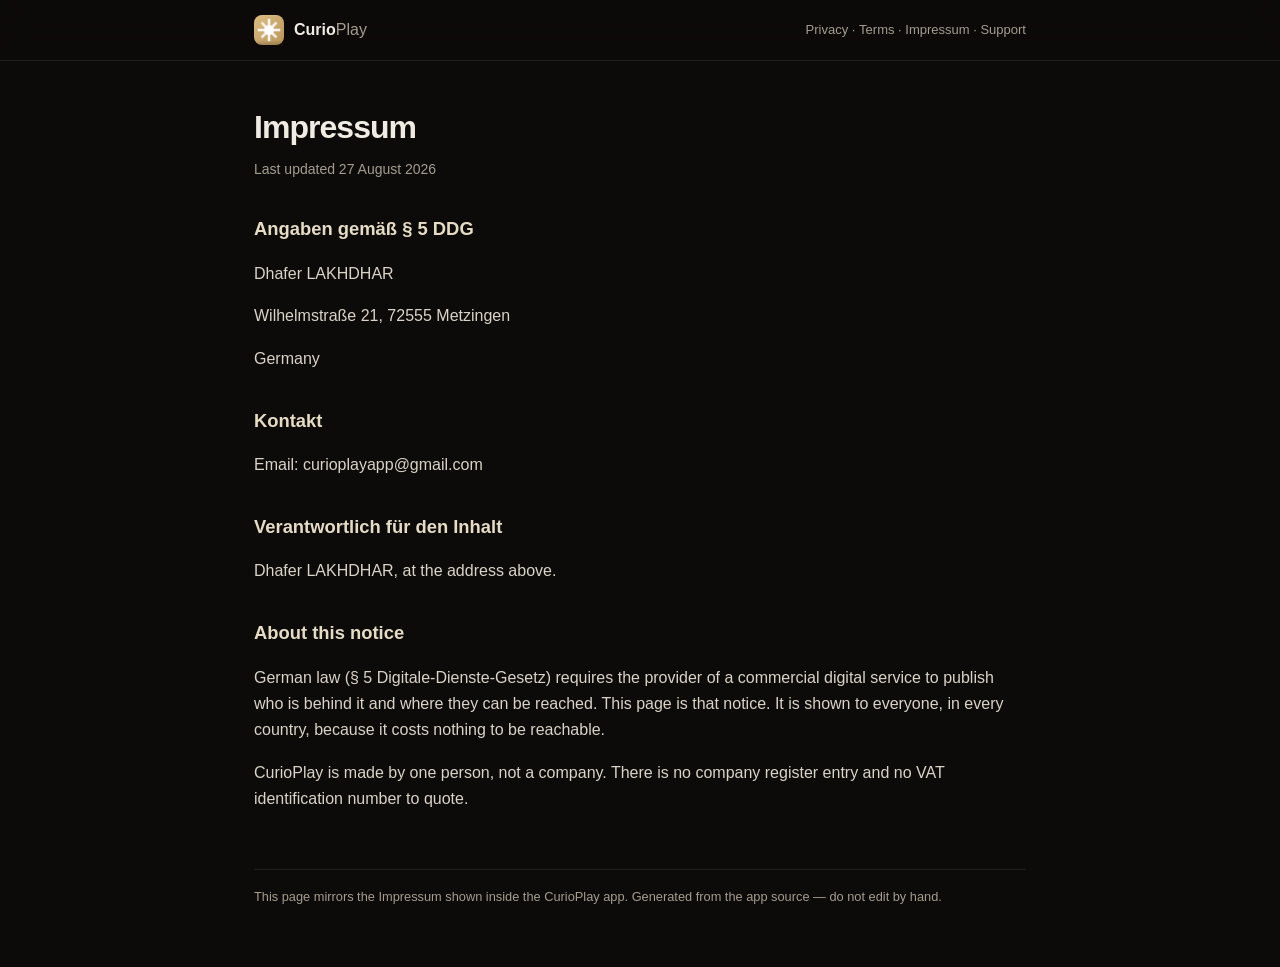
<file: impressum.html>
<!doctype html>
<html lang="en">
<head>
<meta charset="utf-8">
<meta name="viewport" content="width=device-width, initial-scale=1">
<title>CurioPlay — Impressum</title>
<style>
  :root{--bg:#0d0b09;--panel:#14110d;--ink:#f0ece3;--muted:#a49d90;--line:rgba(255,255,255,.09);--gold:#caa96f}
  *{box-sizing:border-box} body{margin:0;background:var(--bg);color:var(--ink);font:16px/1.65 -apple-system,BlinkMacSystemFont,"SF Pro Text","Helvetica Neue",sans-serif;-webkit-font-smoothing:antialiased}
  nav.site{position:sticky;top:0;background:rgba(13,11,9,.72);backdrop-filter:blur(16px);-webkit-backdrop-filter:blur(16px);border-bottom:1px solid var(--line)}
  nav.site div{max-width:820px;margin:0 auto;padding:0 24px;height:60px;display:flex;align-items:center;justify-content:space-between}
  nav.site a{color:var(--ink);text-decoration:none;font-weight:700;display:flex;align-items:center;gap:10px} nav.site>div>a>span{white-space:nowrap} nav.site a img{width:30px;height:30px;border-radius:8px}
  nav.site a em{font-style:normal;color:var(--muted);font-weight:500} nav.site>div>span{white-space:nowrap;font-size:13px;color:var(--muted)} nav.site>div>span a{font-weight:500;color:var(--muted);display:inline} nav.site span a:hover{color:var(--ink)}
  main{max-width:820px;margin:0 auto;padding:40px 24px 60px}
  h1{font-size:2rem;letter-spacing:-.03em;margin:0 0 .25rem} h2{font-size:1.15rem;margin:2.1rem 0 .5rem;color:#e6dcc6} h3{font-size:1rem;margin:1.4rem 0 .4rem}
  a{color:var(--gold)} p,li{color:#d9d3c8} .updated{color:var(--muted);font-size:.875rem;margin:0 0 2rem}
  table{border-collapse:collapse;width:100%;font-size:.95rem} th,td{border:1px solid var(--line);padding:8px 10px;text-align:left;vertical-align:top} th{background:var(--panel)}
  code{background:var(--panel);padding:1px 5px;border-radius:5px;font-size:.92em}
  footer{margin-top:3.5rem;font-size:.8rem;color:var(--muted);border-top:1px solid var(--line);padding-top:16px} footer a{color:var(--muted);margin-right:14px}
</style>
</head>
<body>
<nav class="site"><div><a href="index.html"><img src="icon.png" alt=""><span>Curio<em>Play</em></span></a><span><a href="privacy.html">Privacy</a> · <a href="terms.html">Terms</a> · <a href="impressum.html">Impressum</a> · <a href="index.html#support">Support</a></span></div></nav>
<main>

<h1>Impressum</h1>
<p class="updated">Last updated 27 August 2026</p>
<h2>Angaben gemäß § 5 DDG</h2>
<p>Dhafer LAKHDHAR</p>
<p>Wilhelmstraße 21, 72555 Metzingen</p>
<p>Germany</p>
<h2>Kontakt</h2>
<p>Email: curioplayapp@gmail.com</p>
<h2>Verantwortlich für den Inhalt</h2>
<p>Dhafer LAKHDHAR, at the address above.</p>
<h2>About this notice</h2>
<p>German law (§ 5 Digitale-Dienste-Gesetz) requires the provider of a commercial digital service to publish who is behind it and where they can be reached. This page is that notice. It is shown to everyone, in every country, because it costs nothing to be reachable.</p>
<p>CurioPlay is made by one person, not a company. There is no company register entry and no VAT identification number to quote.</p>
<footer>
  This page mirrors the Impressum shown inside the CurioPlay app. Generated from
  the app source — do not edit by hand.
</footer>
</main>
</body>
</html>
</file>
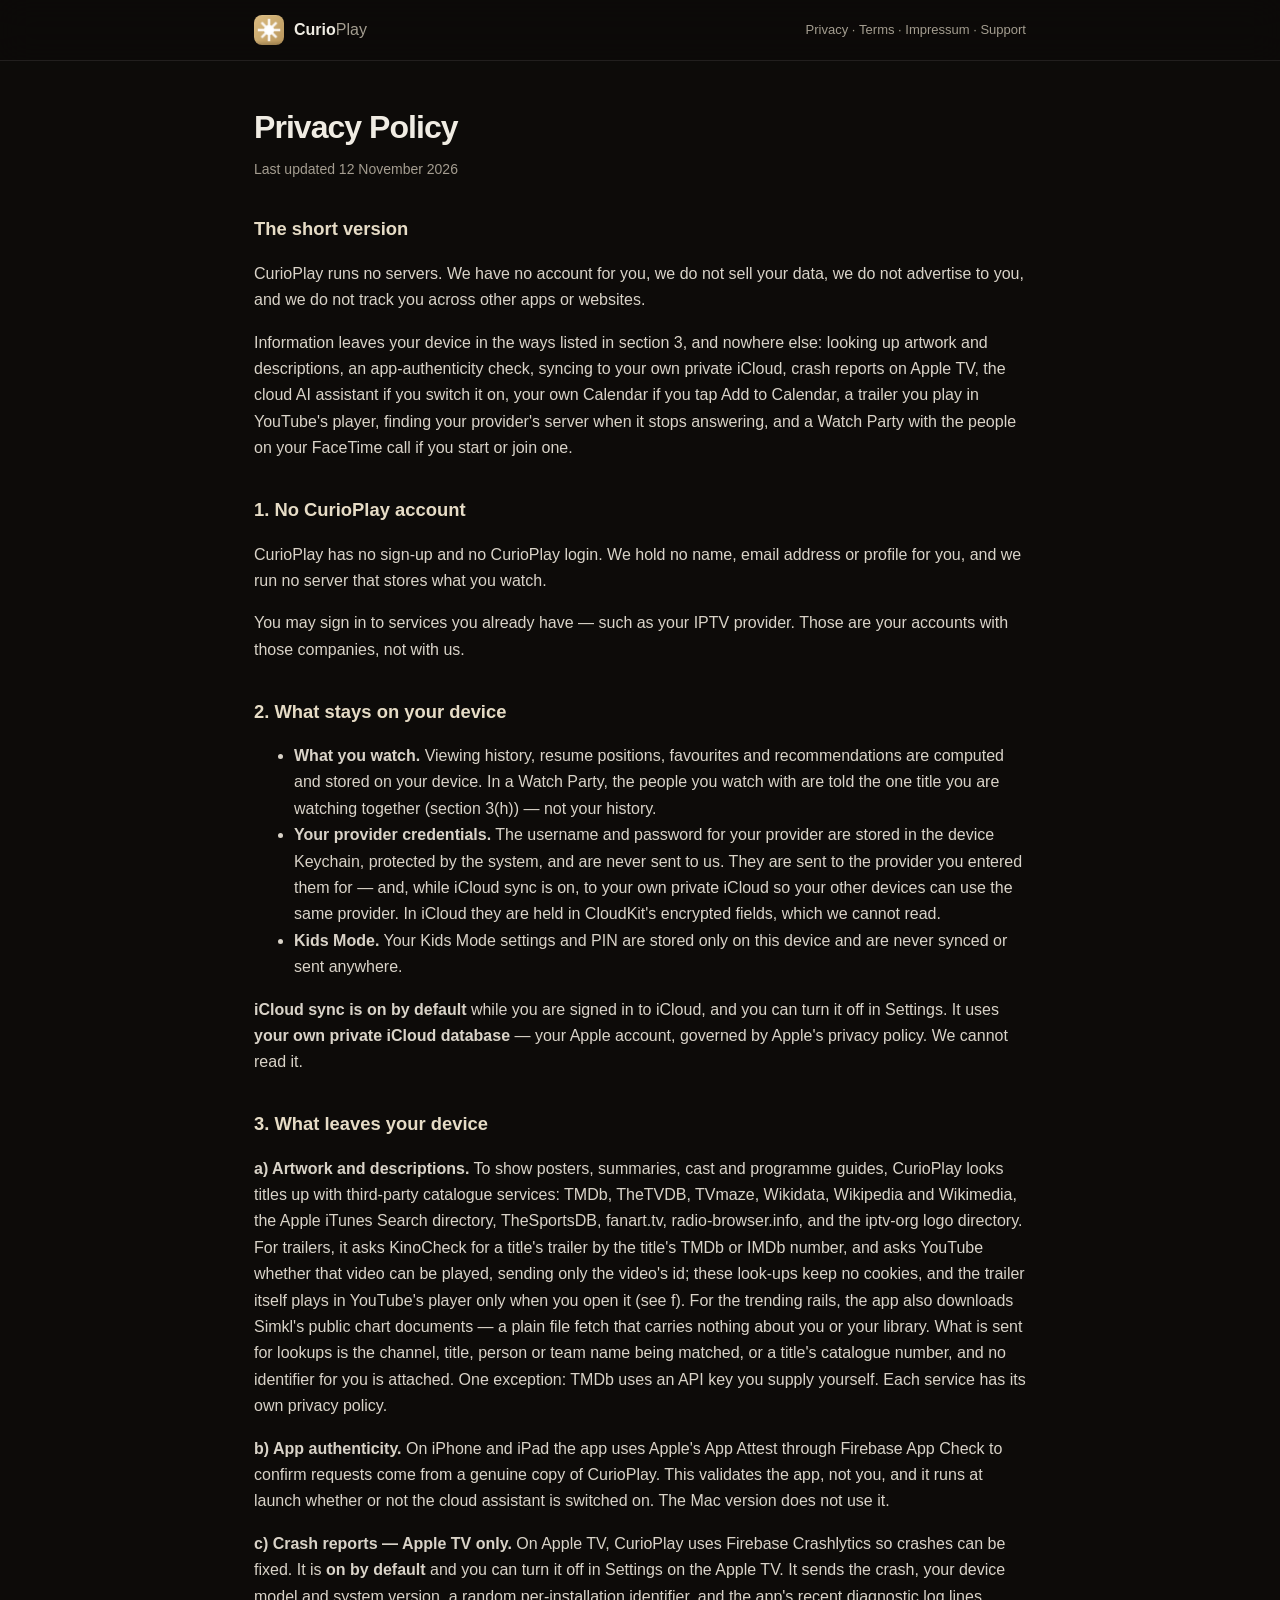
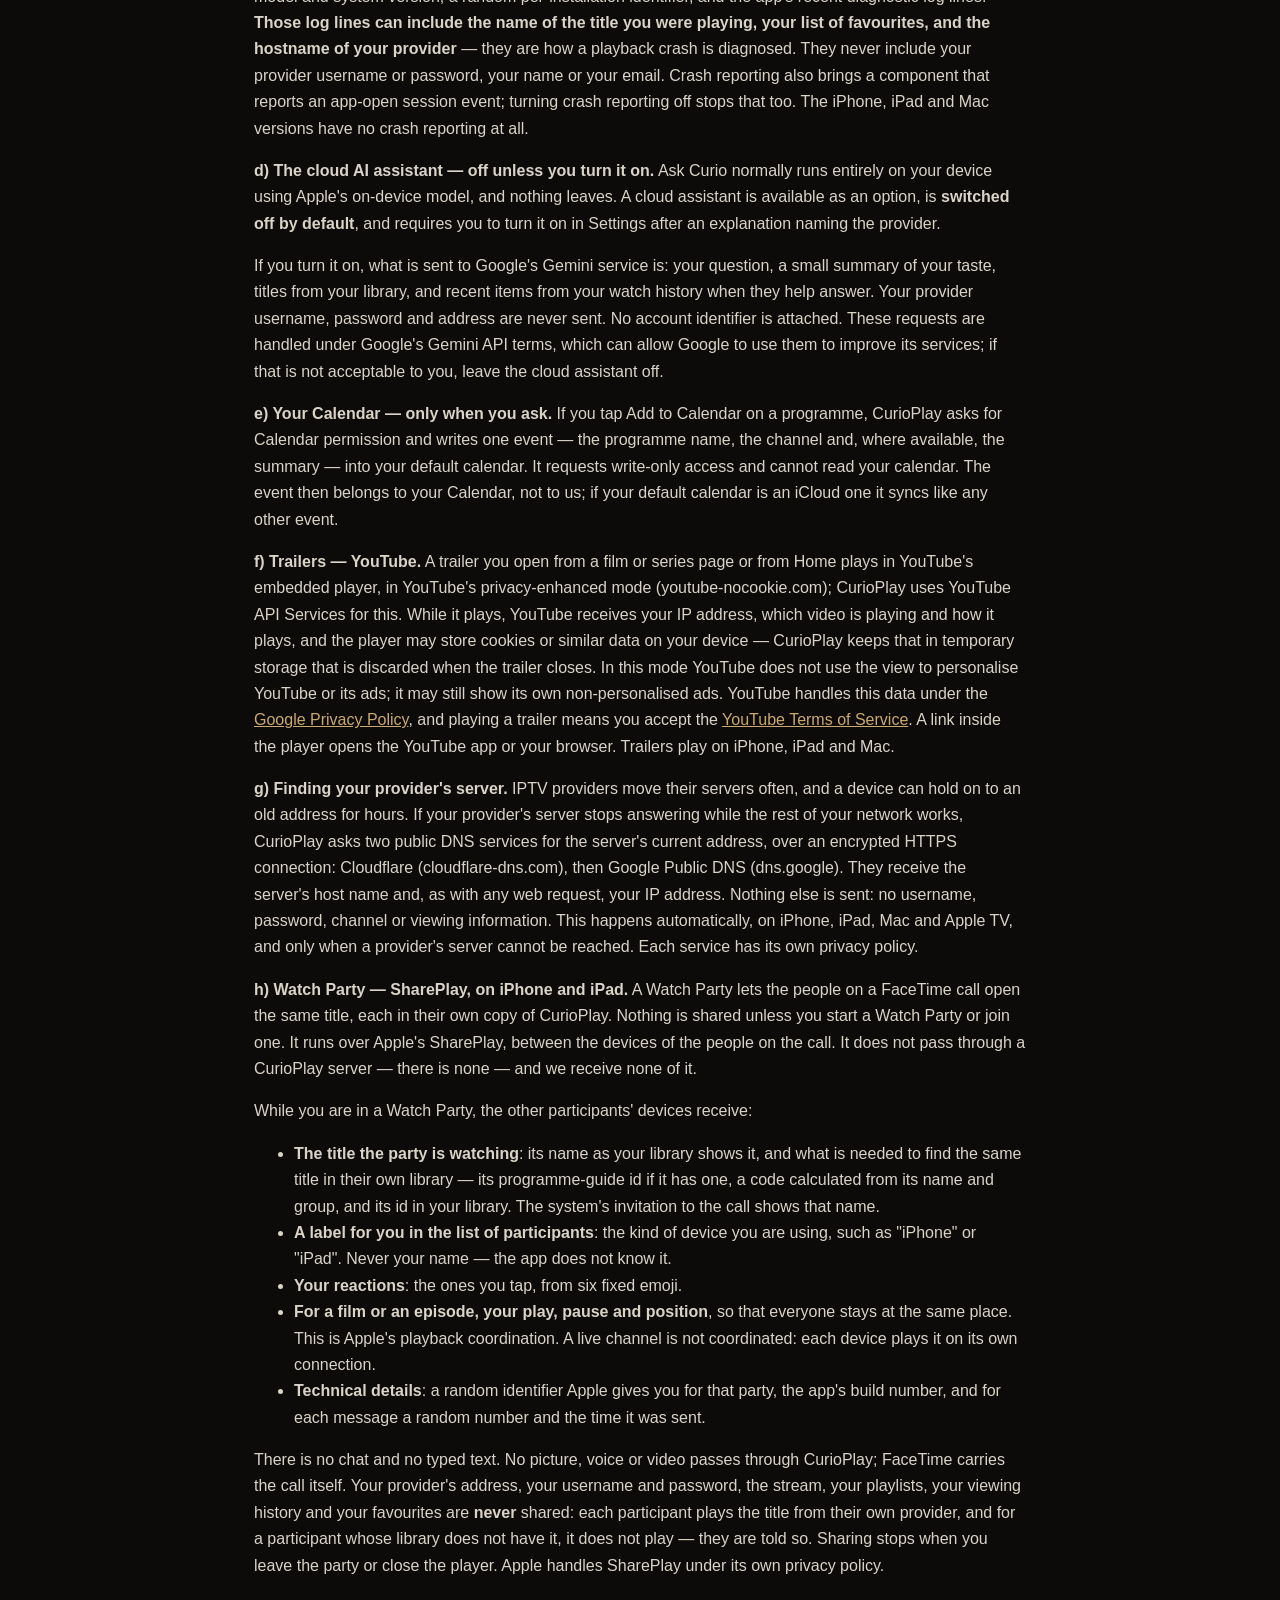
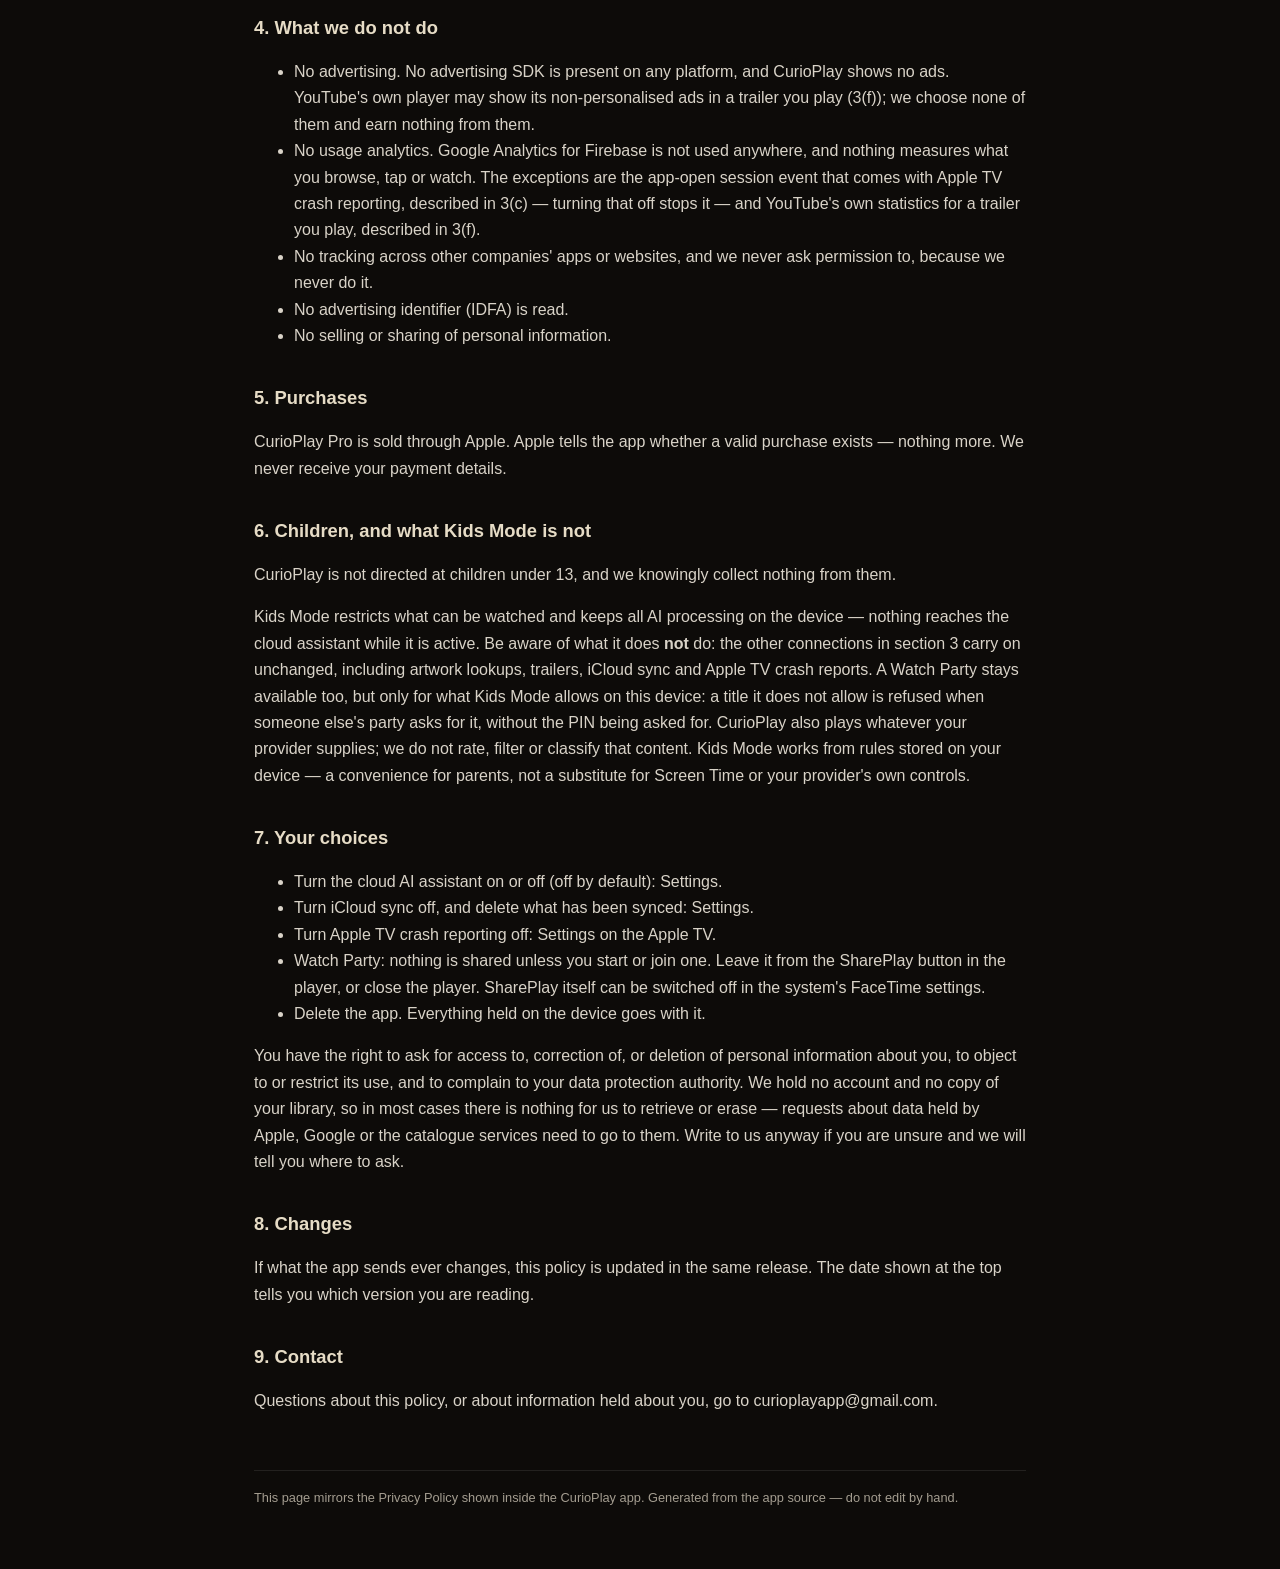
<file: privacy.html>
<!doctype html>
<html lang="en">
<head>
<meta charset="utf-8">
<meta name="viewport" content="width=device-width, initial-scale=1">
<title>CurioPlay — Privacy Policy</title>
<style>
  :root{--bg:#0d0b09;--panel:#14110d;--ink:#f0ece3;--muted:#a49d90;--line:rgba(255,255,255,.09);--gold:#caa96f}
  *{box-sizing:border-box} body{margin:0;background:var(--bg);color:var(--ink);font:16px/1.65 -apple-system,BlinkMacSystemFont,"SF Pro Text","Helvetica Neue",sans-serif;-webkit-font-smoothing:antialiased}
  nav.site{position:sticky;top:0;background:rgba(13,11,9,.72);backdrop-filter:blur(16px);-webkit-backdrop-filter:blur(16px);border-bottom:1px solid var(--line)}
  nav.site div{max-width:820px;margin:0 auto;padding:0 24px;height:60px;display:flex;align-items:center;justify-content:space-between}
  nav.site a{color:var(--ink);text-decoration:none;font-weight:700;display:flex;align-items:center;gap:10px} nav.site>div>a>span{white-space:nowrap} nav.site a img{width:30px;height:30px;border-radius:8px}
  nav.site a em{font-style:normal;color:var(--muted);font-weight:500} nav.site>div>span{white-space:nowrap;font-size:13px;color:var(--muted)} nav.site>div>span a{font-weight:500;color:var(--muted);display:inline} nav.site span a:hover{color:var(--ink)}
  main{max-width:820px;margin:0 auto;padding:40px 24px 60px}
  h1{font-size:2rem;letter-spacing:-.03em;margin:0 0 .25rem} h2{font-size:1.15rem;margin:2.1rem 0 .5rem;color:#e6dcc6} h3{font-size:1rem;margin:1.4rem 0 .4rem}
  a{color:var(--gold)} p,li{color:#d9d3c8} .updated{color:var(--muted);font-size:.875rem;margin:0 0 2rem}
  table{border-collapse:collapse;width:100%;font-size:.95rem} th,td{border:1px solid var(--line);padding:8px 10px;text-align:left;vertical-align:top} th{background:var(--panel)}
  code{background:var(--panel);padding:1px 5px;border-radius:5px;font-size:.92em}
  footer{margin-top:3.5rem;font-size:.8rem;color:var(--muted);border-top:1px solid var(--line);padding-top:16px} footer a{color:var(--muted);margin-right:14px}
</style>
</head>
<body>
<nav class="site"><div><a href="index.html"><img src="icon.png" alt=""><span>Curio<em>Play</em></span></a><span><a href="privacy.html">Privacy</a> · <a href="terms.html">Terms</a> · <a href="impressum.html">Impressum</a> · <a href="index.html#support">Support</a></span></div></nav>
<main>

<h1>Privacy Policy</h1>
<p class="updated">Last updated 12 November 2026</p>
<h2>The short version</h2>
<p>CurioPlay runs no servers. We have no account for you, we do not sell your data, we do not advertise to you, and we do not track you across other apps or websites.</p>
<p>Information leaves your device in the ways listed in section 3, and nowhere else: looking up artwork and descriptions, an app-authenticity check, syncing to your own private iCloud, crash reports on Apple TV, the cloud AI assistant if you switch it on, your own Calendar if you tap Add to Calendar, a trailer you play in YouTube&#x27;s player, finding your provider&#x27;s server when it stops answering, and a Watch Party with the people on your FaceTime call if you start or join one.</p>
<h2>1. No CurioPlay account</h2>
<p>CurioPlay has no sign-up and no CurioPlay login. We hold no name, email address or profile for you, and we run no server that stores what you watch.</p>
<p>You may sign in to services you already have — such as your IPTV provider. Those are your accounts with those companies, not with us.</p>
<h2>2. What stays on your device</h2>
<ul>
<li><strong>What you watch.</strong> Viewing history, resume positions, favourites and recommendations are computed and stored on your device. In a Watch Party, the people you watch with are told the one title you are watching together (section 3(h)) — not your history.</li>
<li><strong>Your provider credentials.</strong> The username and password for your provider are stored in the device Keychain, protected by the system, and are never sent to us. They are sent to the provider you entered them for — and, while iCloud sync is on, to your own private iCloud so your other devices can use the same provider. In iCloud they are held in CloudKit&#x27;s encrypted fields, which we cannot read.</li>
<li><strong>Kids Mode.</strong> Your Kids Mode settings and PIN are stored only on this device and are never synced or sent anywhere.</li>
</ul>
<p><strong>iCloud sync is on by default</strong> while you are signed in to iCloud, and you can turn it off in Settings. It uses <strong>your own private iCloud database</strong> — your Apple account, governed by Apple&#x27;s privacy policy. We cannot read it.</p>
<h2>3. What leaves your device</h2>
<p><strong>a) Artwork and descriptions.</strong> To show posters, summaries, cast and programme guides, CurioPlay looks titles up with third-party catalogue services: TMDb, TheTVDB, TVmaze, Wikidata, Wikipedia and Wikimedia, the Apple iTunes Search directory, TheSportsDB, fanart.tv, radio-browser.info, and the iptv-org logo directory. For trailers, it asks KinoCheck for a title&#x27;s trailer by the title&#x27;s TMDb or IMDb number, and asks YouTube whether that video can be played, sending only the video&#x27;s id; these look-ups keep no cookies, and the trailer itself plays in YouTube&#x27;s player only when you open it (see f). For the trending rails, the app also downloads Simkl&#x27;s public chart documents — a plain file fetch that carries nothing about you or your library. What is sent for lookups is the channel, title, person or team name being matched, or a title&#x27;s catalogue number, and no identifier for you is attached. One exception: TMDb uses an API key you supply yourself. Each service has its own privacy policy.</p>
<p><strong>b) App authenticity.</strong> On iPhone and iPad the app uses Apple&#x27;s App Attest through Firebase App Check to confirm requests come from a genuine copy of CurioPlay. This validates the app, not you, and it runs at launch whether or not the cloud assistant is switched on. The Mac version does not use it.</p>
<p><strong>c) Crash reports — Apple TV only.</strong> On Apple TV, CurioPlay uses Firebase Crashlytics so crashes can be fixed. It is <strong>on by default</strong> and you can turn it off in Settings on the Apple TV. It sends the crash, your device model and system version, a random per-installation identifier, and the app&#x27;s recent diagnostic log lines. <strong>Those log lines can include the name of the title you were playing, your list of favourites, and the hostname of your provider</strong> — they are how a playback crash is diagnosed. They never include your provider username or password, your name or your email. Crash reporting also brings a component that reports an app-open session event; turning crash reporting off stops that too. The iPhone, iPad and Mac versions have no crash reporting at all.</p>
<p><strong>d) The cloud AI assistant — off unless you turn it on.</strong> Ask Curio normally runs entirely on your device using Apple&#x27;s on-device model, and nothing leaves. A cloud assistant is available as an option, is <strong>switched off by default</strong>, and requires you to turn it on in Settings after an explanation naming the provider.</p>
<p>If you turn it on, what is sent to Google&#x27;s Gemini service is: your question, a small summary of your taste, titles from your library, and recent items from your watch history when they help answer. Your provider username, password and address are never sent. No account identifier is attached. These requests are handled under Google&#x27;s Gemini API terms, which can allow Google to use them to improve its services; if that is not acceptable to you, leave the cloud assistant off.</p>
<p><strong>e) Your Calendar — only when you ask.</strong> If you tap Add to Calendar on a programme, CurioPlay asks for Calendar permission and writes one event — the programme name, the channel and, where available, the summary — into your default calendar. It requests write-only access and cannot read your calendar. The event then belongs to your Calendar, not to us; if your default calendar is an iCloud one it syncs like any other event.</p>
<p><strong>f) Trailers — YouTube.</strong> A trailer you open from a film or series page or from Home plays in YouTube&#x27;s embedded player, in YouTube&#x27;s privacy-enhanced mode (youtube-nocookie.com); CurioPlay uses YouTube API Services for this. While it plays, YouTube receives your IP address, which video is playing and how it plays, and the player may store cookies or similar data on your device — CurioPlay keeps that in temporary storage that is discarded when the trailer closes. In this mode YouTube does not use the view to personalise YouTube or its ads; it may still show its own non-personalised ads. YouTube handles this data under the <a href="https://www.google.com/policies/privacy">Google Privacy Policy</a>, and playing a trailer means you accept the <a href="https://www.youtube.com/t/terms">YouTube Terms of Service</a>. A link inside the player opens the YouTube app or your browser. Trailers play on iPhone, iPad and Mac.</p>
<p><strong>g) Finding your provider&#x27;s server.</strong> IPTV providers move their servers often, and a device can hold on to an old address for hours. If your provider&#x27;s server stops answering while the rest of your network works, CurioPlay asks two public DNS services for the server&#x27;s current address, over an encrypted HTTPS connection: Cloudflare (cloudflare-dns.com), then Google Public DNS (dns.google). They receive the server&#x27;s host name and, as with any web request, your IP address. Nothing else is sent: no username, password, channel or viewing information. This happens automatically, on iPhone, iPad, Mac and Apple TV, and only when a provider&#x27;s server cannot be reached. Each service has its own privacy policy.</p>
<p><strong>h) Watch Party — SharePlay, on iPhone and iPad.</strong> A Watch Party lets the people on a FaceTime call open the same title, each in their own copy of CurioPlay. Nothing is shared unless you start a Watch Party or join one. It runs over Apple&#x27;s SharePlay, between the devices of the people on the call. It does not pass through a CurioPlay server — there is none — and we receive none of it.</p>
<p>While you are in a Watch Party, the other participants&#x27; devices receive:</p>
<ul>
<li><strong>The title the party is watching</strong>: its name as your library shows it, and what is needed to find the same title in their own library — its programme-guide id if it has one, a code calculated from its name and group, and its id in your library. The system&#x27;s invitation to the call shows that name.</li>
<li><strong>A label for you in the list of participants</strong>: the kind of device you are using, such as &quot;iPhone&quot; or &quot;iPad&quot;. Never your name — the app does not know it.</li>
<li><strong>Your reactions</strong>: the ones you tap, from six fixed emoji.</li>
<li><strong>For a film or an episode, your play, pause and position</strong>, so that everyone stays at the same place. This is Apple&#x27;s playback coordination. A live channel is not coordinated: each device plays it on its own connection.</li>
<li><strong>Technical details</strong>: a random identifier Apple gives you for that party, the app&#x27;s build number, and for each message a random number and the time it was sent.</li>
</ul>
<p>There is no chat and no typed text. No picture, voice or video passes through CurioPlay; FaceTime carries the call itself. Your provider&#x27;s address, your username and password, the stream, your playlists, your viewing history and your favourites are <strong>never</strong> shared: each participant plays the title from their own provider, and for a participant whose library does not have it, it does not play — they are told so. Sharing stops when you leave the party or close the player. Apple handles SharePlay under its own privacy policy.</p>
<h2>4. What we do not do</h2>
<ul>
<li>No advertising. No advertising SDK is present on any platform, and CurioPlay shows no ads. YouTube&#x27;s own player may show its non-personalised ads in a trailer you play (3(f)); we choose none of them and earn nothing from them.</li>
<li>No usage analytics. Google Analytics for Firebase is not used anywhere, and nothing measures what you browse, tap or watch. The exceptions are the app-open session event that comes with Apple TV crash reporting, described in 3(c) — turning that off stops it — and YouTube&#x27;s own statistics for a trailer you play, described in 3(f).</li>
<li>No tracking across other companies&#x27; apps or websites, and we never ask permission to, because we never do it.</li>
<li>No advertising identifier (IDFA) is read.</li>
<li>No selling or sharing of personal information.</li>
</ul>
<h2>5. Purchases</h2>
<p>CurioPlay Pro is sold through Apple. Apple tells the app whether a valid purchase exists — nothing more. We never receive your payment details.</p>
<h2>6. Children, and what Kids Mode is not</h2>
<p>CurioPlay is not directed at children under 13, and we knowingly collect nothing from them.</p>
<p>Kids Mode restricts what can be watched and keeps all AI processing on the device — nothing reaches the cloud assistant while it is active. Be aware of what it does <strong>not</strong> do: the other connections in section 3 carry on unchanged, including artwork lookups, trailers, iCloud sync and Apple TV crash reports. A Watch Party stays available too, but only for what Kids Mode allows on this device: a title it does not allow is refused when someone else&#x27;s party asks for it, without the PIN being asked for. CurioPlay also plays whatever your provider supplies; we do not rate, filter or classify that content. Kids Mode works from rules stored on your device — a convenience for parents, not a substitute for Screen Time or your provider&#x27;s own controls.</p>
<h2>7. Your choices</h2>
<ul>
<li>Turn the cloud AI assistant on or off (off by default): Settings.</li>
<li>Turn iCloud sync off, and delete what has been synced: Settings.</li>
<li>Turn Apple TV crash reporting off: Settings on the Apple TV.</li>
<li>Watch Party: nothing is shared unless you start or join one. Leave it from the SharePlay button in the player, or close the player. SharePlay itself can be switched off in the system&#x27;s FaceTime settings.</li>
<li>Delete the app. Everything held on the device goes with it.</li>
</ul>
<p>You have the right to ask for access to, correction of, or deletion of personal information about you, to object to or restrict its use, and to complain to your data protection authority. We hold no account and no copy of your library, so in most cases there is nothing for us to retrieve or erase — requests about data held by Apple, Google or the catalogue services need to go to them. Write to us anyway if you are unsure and we will tell you where to ask.</p>
<h2>8. Changes</h2>
<p>If what the app sends ever changes, this policy is updated in the same release. The date shown at the top tells you which version you are reading.</p>
<h2>9. Contact</h2>
<p>Questions about this policy, or about information held about you, go to curioplayapp@gmail.com.</p>
<footer>
  This page mirrors the Privacy Policy shown inside the CurioPlay app. Generated from
  the app source — do not edit by hand.
</footer>
</main>
</body>
</html>
</file>
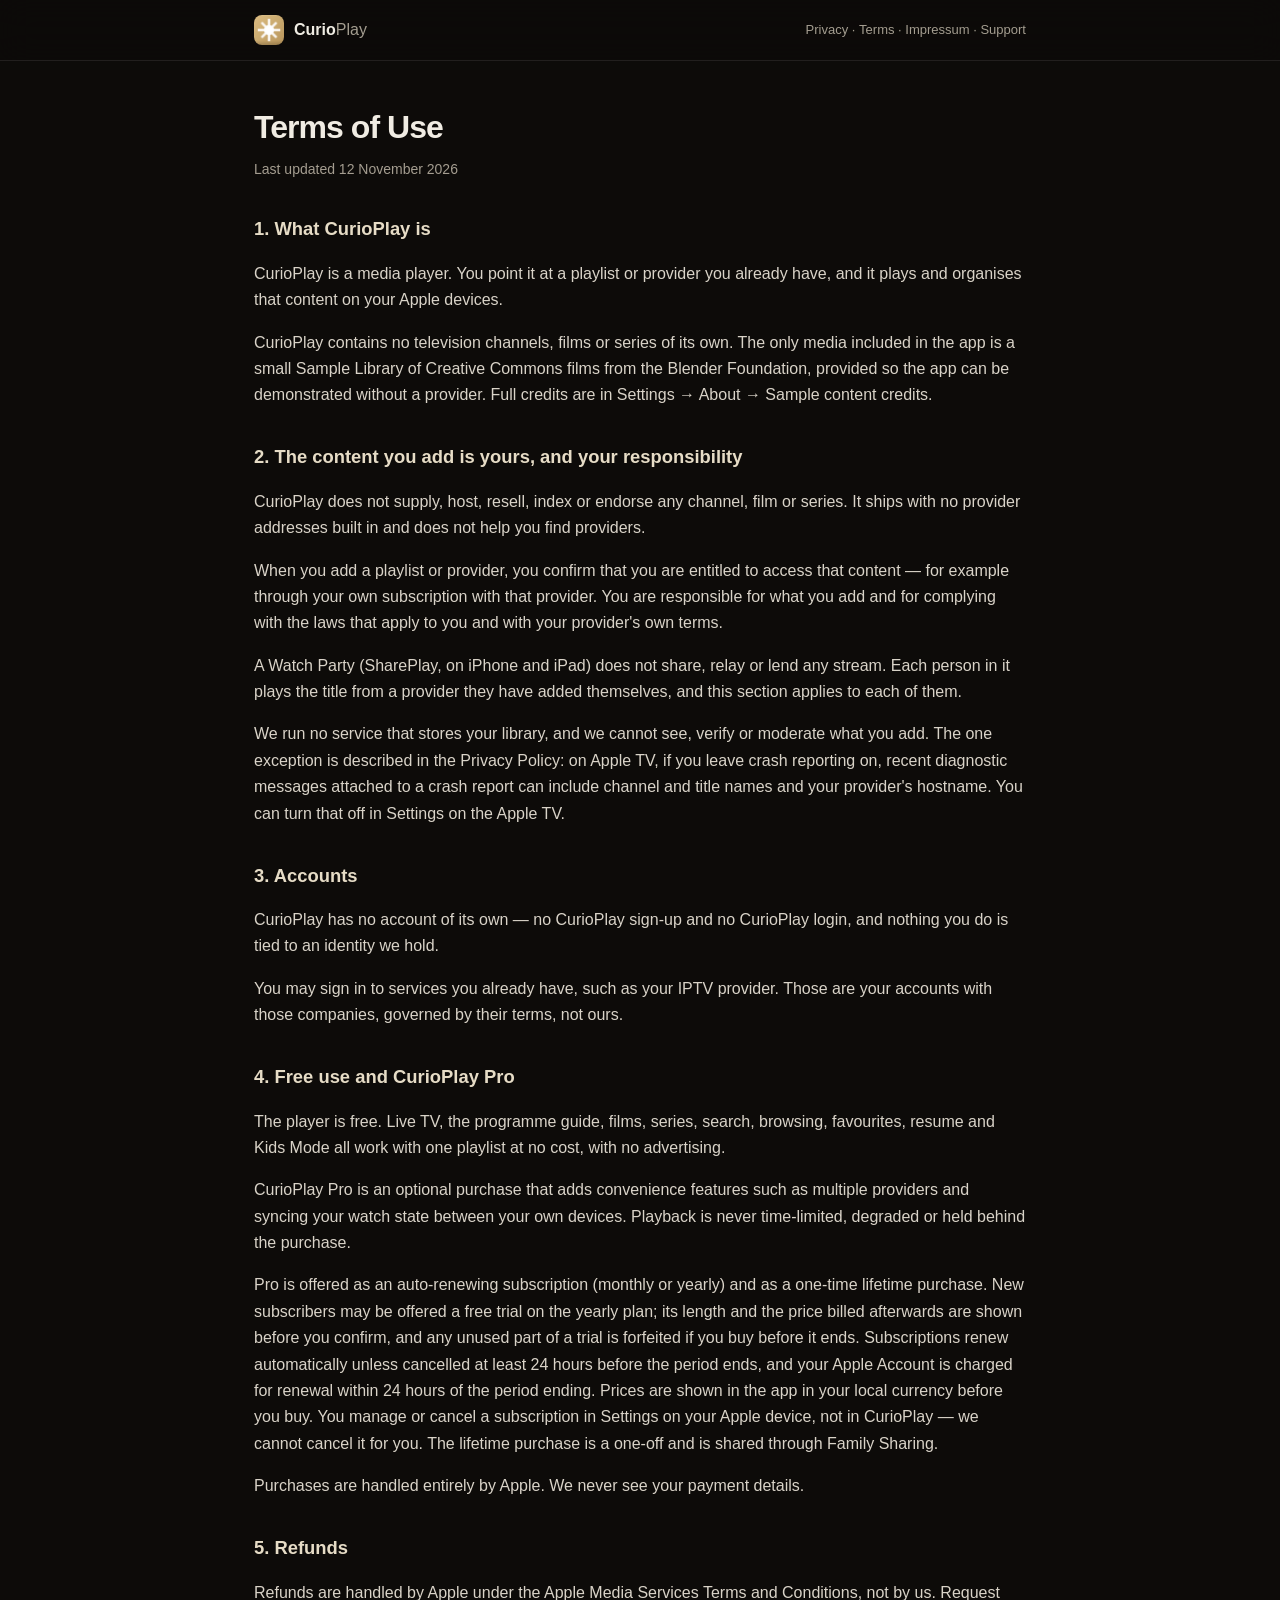
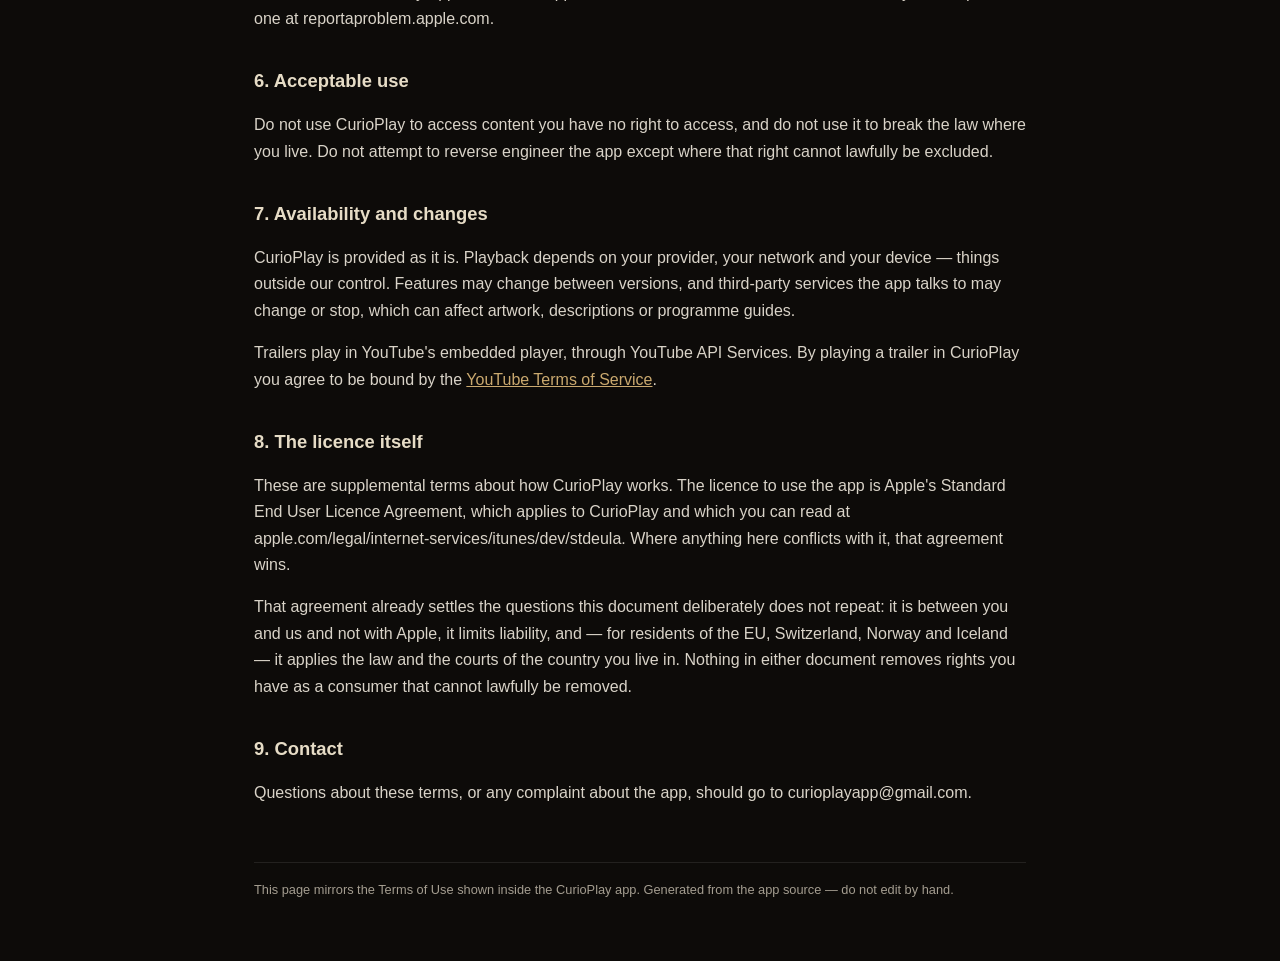
<file: terms.html>
<!doctype html>
<html lang="en">
<head>
<meta charset="utf-8">
<meta name="viewport" content="width=device-width, initial-scale=1">
<title>CurioPlay — Terms of Use</title>
<style>
  :root{--bg:#0d0b09;--panel:#14110d;--ink:#f0ece3;--muted:#a49d90;--line:rgba(255,255,255,.09);--gold:#caa96f}
  *{box-sizing:border-box} body{margin:0;background:var(--bg);color:var(--ink);font:16px/1.65 -apple-system,BlinkMacSystemFont,"SF Pro Text","Helvetica Neue",sans-serif;-webkit-font-smoothing:antialiased}
  nav.site{position:sticky;top:0;background:rgba(13,11,9,.72);backdrop-filter:blur(16px);-webkit-backdrop-filter:blur(16px);border-bottom:1px solid var(--line)}
  nav.site div{max-width:820px;margin:0 auto;padding:0 24px;height:60px;display:flex;align-items:center;justify-content:space-between}
  nav.site a{color:var(--ink);text-decoration:none;font-weight:700;display:flex;align-items:center;gap:10px} nav.site>div>a>span{white-space:nowrap} nav.site a img{width:30px;height:30px;border-radius:8px}
  nav.site a em{font-style:normal;color:var(--muted);font-weight:500} nav.site>div>span{white-space:nowrap;font-size:13px;color:var(--muted)} nav.site>div>span a{font-weight:500;color:var(--muted);display:inline} nav.site span a:hover{color:var(--ink)}
  main{max-width:820px;margin:0 auto;padding:40px 24px 60px}
  h1{font-size:2rem;letter-spacing:-.03em;margin:0 0 .25rem} h2{font-size:1.15rem;margin:2.1rem 0 .5rem;color:#e6dcc6} h3{font-size:1rem;margin:1.4rem 0 .4rem}
  a{color:var(--gold)} p,li{color:#d9d3c8} .updated{color:var(--muted);font-size:.875rem;margin:0 0 2rem}
  table{border-collapse:collapse;width:100%;font-size:.95rem} th,td{border:1px solid var(--line);padding:8px 10px;text-align:left;vertical-align:top} th{background:var(--panel)}
  code{background:var(--panel);padding:1px 5px;border-radius:5px;font-size:.92em}
  footer{margin-top:3.5rem;font-size:.8rem;color:var(--muted);border-top:1px solid var(--line);padding-top:16px} footer a{color:var(--muted);margin-right:14px}
</style>
</head>
<body>
<nav class="site"><div><a href="index.html"><img src="icon.png" alt=""><span>Curio<em>Play</em></span></a><span><a href="privacy.html">Privacy</a> · <a href="terms.html">Terms</a> · <a href="impressum.html">Impressum</a> · <a href="index.html#support">Support</a></span></div></nav>
<main>

<h1>Terms of Use</h1>
<p class="updated">Last updated 12 November 2026</p>
<h2>1. What CurioPlay is</h2>
<p>CurioPlay is a media player. You point it at a playlist or provider you already have, and it plays and organises that content on your Apple devices.</p>
<p>CurioPlay contains no television channels, films or series of its own. The only media included in the app is a small Sample Library of Creative Commons films from the Blender Foundation, provided so the app can be demonstrated without a provider. Full credits are in Settings → About → Sample content credits.</p>
<h2>2. The content you add is yours, and your responsibility</h2>
<p>CurioPlay does not supply, host, resell, index or endorse any channel, film or series. It ships with no provider addresses built in and does not help you find providers.</p>
<p>When you add a playlist or provider, you confirm that you are entitled to access that content — for example through your own subscription with that provider. You are responsible for what you add and for complying with the laws that apply to you and with your provider&#x27;s own terms.</p>
<p>A Watch Party (SharePlay, on iPhone and iPad) does not share, relay or lend any stream. Each person in it plays the title from a provider they have added themselves, and this section applies to each of them.</p>
<p>We run no service that stores your library, and we cannot see, verify or moderate what you add. The one exception is described in the Privacy Policy: on Apple TV, if you leave crash reporting on, recent diagnostic messages attached to a crash report can include channel and title names and your provider&#x27;s hostname. You can turn that off in Settings on the Apple TV.</p>
<h2>3. Accounts</h2>
<p>CurioPlay has no account of its own — no CurioPlay sign-up and no CurioPlay login, and nothing you do is tied to an identity we hold.</p>
<p>You may sign in to services you already have, such as your IPTV provider. Those are your accounts with those companies, governed by their terms, not ours.</p>
<h2>4. Free use and CurioPlay Pro</h2>
<p>The player is free. Live TV, the programme guide, films, series, search, browsing, favourites, resume and Kids Mode all work with one playlist at no cost, with no advertising.</p>
<p>CurioPlay Pro is an optional purchase that adds convenience features such as multiple providers and syncing your watch state between your own devices. Playback is never time-limited, degraded or held behind the purchase.</p>
<p>Pro is offered as an auto-renewing subscription (monthly or yearly) and as a one-time lifetime purchase. New subscribers may be offered a free trial on the yearly plan; its length and the price billed afterwards are shown before you confirm, and any unused part of a trial is forfeited if you buy before it ends. Subscriptions renew automatically unless cancelled at least 24 hours before the period ends, and your Apple Account is charged for renewal within 24 hours of the period ending. Prices are shown in the app in your local currency before you buy. You manage or cancel a subscription in Settings on your Apple device, not in CurioPlay — we cannot cancel it for you. The lifetime purchase is a one-off and is shared through Family Sharing.</p>
<p>Purchases are handled entirely by Apple. We never see your payment details.</p>
<h2>5. Refunds</h2>
<p>Refunds are handled by Apple under the Apple Media Services Terms and Conditions, not by us. Request one at reportaproblem.apple.com.</p>
<h2>6. Acceptable use</h2>
<p>Do not use CurioPlay to access content you have no right to access, and do not use it to break the law where you live. Do not attempt to reverse engineer the app except where that right cannot lawfully be excluded.</p>
<h2>7. Availability and changes</h2>
<p>CurioPlay is provided as it is. Playback depends on your provider, your network and your device — things outside our control. Features may change between versions, and third-party services the app talks to may change or stop, which can affect artwork, descriptions or programme guides.</p>
<p>Trailers play in YouTube&#x27;s embedded player, through YouTube API Services. By playing a trailer in CurioPlay you agree to be bound by the <a href="https://www.youtube.com/t/terms">YouTube Terms of Service</a>.</p>
<h2>8. The licence itself</h2>
<p>These are supplemental terms about how CurioPlay works. The licence to use the app is Apple&#x27;s Standard End User Licence Agreement, which applies to CurioPlay and which you can read at apple.com/legal/internet-services/itunes/dev/stdeula. Where anything here conflicts with it, that agreement wins.</p>
<p>That agreement already settles the questions this document deliberately does not repeat: it is between you and us and not with Apple, it limits liability, and — for residents of the EU, Switzerland, Norway and Iceland — it applies the law and the courts of the country you live in. Nothing in either document removes rights you have as a consumer that cannot lawfully be removed.</p>
<h2>9. Contact</h2>
<p>Questions about these terms, or any complaint about the app, should go to curioplayapp@gmail.com.</p>
<footer>
  This page mirrors the Terms of Use shown inside the CurioPlay app. Generated from
  the app source — do not edit by hand.
</footer>
</main>
</body>
</html>
</file>
<file: css/site.css>
:root{
  --bg:#070605; --bg2:#0c0a08; --panel:#13100c; --ink:#f4efe6; --muted:#a59e91; --line:rgba(255,255,255,.08);
  --gold-1:#dcc296; --gold-2:#caa96f; --gold-3:#a98955; --gold-ink:#d9b97f;
  --gold-grad:linear-gradient(135deg,#dcc296 0%,#caa96f 48%,#a98955 100%);
  --max:1200px; --r:26px; --ease:cubic-bezier(.2,.7,.2,1);
}
*{box-sizing:border-box}
html{scroll-behavior:auto}
body{margin:0;background:var(--bg);color:var(--ink);font:16px/1.6 -apple-system,BlinkMacSystemFont,"SF Pro Text","Helvetica Neue",Inter,Roboto,sans-serif;-webkit-font-smoothing:antialiased;overflow-x:hidden}
a{color:inherit} img,video{max-width:100%;height:auto;display:block}
.wrap{max-width:var(--max);margin:0 auto;padding:0 28px}
.gold{background:var(--gold-grad);-webkit-background-clip:text;background-clip:text;color:transparent}

/* living background: ONE pre-rendered aurora image (assets/aurora.jpg) on a composited layer, slow drift, no filters */
.aurora{position:fixed;inset:0;z-index:0;pointer-events:none;background:#070605 url("../assets/aurora.jpg") center/cover no-repeat}
.grain{position:fixed;inset:0;z-index:1;pointer-events:none;opacity:.045;background-image:url("data:image/svg+xml;utf8,<svg xmlns='http://www.w3.org/2000/svg' width='220' height='220'><filter id='n'><feTurbulence type='fractalNoise' baseFrequency='.9' numOctaves='2' stitchTiles='stitch'/></filter><rect width='100%' height='100%' filter='url(%23n)'/></svg>")}
main,nav,footer{position:relative;z-index:2}

/* nav */
nav.top{position:sticky;top:0;z-index:30;background:rgba(7,6,5,.88);border-bottom:1px solid var(--line)}
nav.top .wrap{display:flex;align-items:center;justify-content:space-between;height:64px}
.brand{display:flex;align-items:center;gap:12px;text-decoration:none;font-weight:700;letter-spacing:-.01em}
.brand img{width:34px;height:34px;border-radius:9px}
.brand em{font-style:normal;color:var(--muted);font-weight:500}
.navlinks{display:flex;gap:22px;font-size:14px;color:var(--muted)} .navlinks a{text-decoration:none;transition:color .2s} .navlinks a:hover{color:var(--ink)}
.btn{display:inline-flex;align-items:center;gap:10px;padding:13px 22px;border-radius:999px;text-decoration:none;font-weight:600;font-size:15px;border:1px solid var(--line);color:var(--ink);transition:transform .25s var(--ease),box-shadow .25s var(--ease),background .25s}
.btn:hover{transform:translateY(-2px)}
.btn.gold{background:var(--gold-grad);color:#1e1607;border-color:transparent;box-shadow:0 10px 30px rgba(202,169,111,.22)}
.btn.gold:hover{box-shadow:0 16px 40px rgba(202,169,111,.34)}
.btn.ghost{background:rgba(255,255,255,.07)}
.btn svg{width:18px;height:18px}

/* hero: full-bleed Apple TV playback */
.hero{position:relative;min-height:100svh;display:grid;align-items:end;overflow:hidden;isolation:isolate}
.hero .bg{position:absolute;inset:0;z-index:-2}
.hero .bg img,.hero .bg video{position:absolute;inset:0;width:100%;height:100%;object-fit:cover;filter:brightness(.62) saturate(1.05)}
.hero .bg video{opacity:0;transition:opacity .6s} .hero .bg.ready video{opacity:1}
.hero .veil{position:absolute;inset:0;z-index:-1;background:radial-gradient(60% 50% at 50% 48%,rgba(7,6,5,.55),transparent 70%),linear-gradient(180deg,rgba(7,6,5,.45) 0%,rgba(7,6,5,.25) 35%,rgba(7,6,5,.82) 70%,var(--bg) 100%)}
.hero .wrap{padding-top:22vh;padding-bottom:64px;text-align:center}
.eyebrow{display:inline-flex;align-items:center;gap:10px;font-size:12.5px;letter-spacing:.16em;text-transform:uppercase;color:var(--gold-ink);font-weight:700}
.eyebrow:before,.eyebrow:after{content:"";width:28px;height:2px;background:var(--gold-grad);border-radius:2px}
h1{font-size:clamp(46px,7.6vw,96px);line-height:.95;letter-spacing:-.04em;margin:22px auto 22px;max-width:13ch;font-weight:800;text-shadow:0 10px 40px rgba(0,0,0,.5)}
h1 .w{display:inline-block}
html.js h1 .w,html.js .hero .lede{opacity:0;transform:translateY(26px)}
html.js.loaded h1 .w,html.js.loaded .hero .lede{opacity:1;transform:none;transition:opacity .7s var(--ease),transform .7s var(--ease)}
html.js.loaded h1 .w:nth-child(2){transition-delay:.08s} html.js.loaded h1 .w:nth-child(3){transition-delay:.16s} html.js.loaded h1 .w:nth-child(4){transition-delay:.24s}
html.js.loaded .hero .lede{transition-delay:.3s}
.lede{font-size:clamp(17px,2vw,22px);color:#d9d2c5;max-width:760px;margin:0 auto 30px;text-shadow:0 2px 20px rgba(0,0,0,.6)}
.cta{display:flex;gap:12px;justify-content:center;flex-wrap:wrap}
.fine{color:var(--muted);font-size:13.5px;margin-top:18px}
.scrollhint{margin:40px auto 0;width:22px;height:36px;border:2px solid rgba(255,255,255,.35);border-radius:14px;position:relative}
.scrollhint:after{content:"";position:absolute;left:50%;top:7px;width:4px;height:8px;margin-left:-2px;border-radius:2px;background:var(--gold-2);animation:hint 1.8s ease-in-out infinite}
@keyframes hint{0%{transform:translateY(0);opacity:1}70%{transform:translateY(12px);opacity:0}100%{opacity:0}}
.strip{display:flex;justify-content:center;gap:30px;flex-wrap:wrap;color:var(--muted);font-size:14px;padding:26px 0 0}
.strip b{color:var(--ink);font-weight:600}

/* lazy video: poster <img> underneath, <video> fades in on "playing" — a black box is impossible */
.vid{position:relative;overflow:hidden;background:#000}
.vid>img,.vid>video{position:absolute;inset:0;width:100%;height:100%;object-fit:cover;display:block}
.vid>video{opacity:0;transition:opacity .5s var(--ease)} .vid.ready>video{opacity:1}

/* sections */
section{padding:120px 0;position:relative}
.kicker{color:var(--gold-ink);font-size:13px;letter-spacing:.16em;text-transform:uppercase;font-weight:700}
h2{font-size:clamp(34px,5vw,62px);letter-spacing:-.035em;line-height:1.02;margin:12px 0 16px;font-weight:800}
.sub{color:var(--muted);font-size:18px;max-width:640px}
.center{text-align:center} .center .sub{margin:0 auto}

/* "four screens": a 400vh scene with a sticky 100vh stage; JS only sets data-phase and two variables, CSS animates */
#screens{padding:0}
#screens .scene{height:400vh;position:relative}
#screens .stage{position:sticky;top:0;height:100vh;display:grid;place-items:center;overflow:hidden;--p:0;--zoom:.9}
#screens .frameWrap{position:relative;width:min(1000px,80vw);aspect-ratio:16/9;margin-bottom:9vh}
#screens .shot{position:absolute;inset:0;border-radius:22px;overflow:hidden;background:#000;box-shadow:0 50px 140px rgba(0,0,0,.7),0 0 0 1px rgba(255,255,255,.08);opacity:0;transform:scale(.94);transition:opacity .6s var(--ease),transform .9s var(--ease)}
#screens .shot>img{width:100%;height:100%;object-fit:cover;display:block}
#screens .shot.phone{width:24.3%;left:37.85%;right:auto;aspect-ratio:1000/2172;height:auto;top:3%;bottom:auto;border-radius:34px;box-shadow:0 40px 110px rgba(0,0,0,.75),0 0 0 8px #110e0b,0 0 0 9px rgba(255,255,255,.08)}
#screens .shot.ipad{width:40%;left:30%;right:auto;aspect-ratio:1600/2133;height:auto;top:2.5%;bottom:auto;border-radius:22px;box-shadow:0 40px 110px rgba(0,0,0,.75),0 0 0 8px #110e0b,0 0 0 9px rgba(255,255,255,.08)}
#screens .stage[data-phase="0"] .shot:nth-child(1){opacity:1;transform:scale(var(--zoom))}
#screens .stage[data-phase="1"] .shot:nth-child(2),#screens .stage[data-phase="2"] .shot:nth-child(3),#screens .stage[data-phase="3"] .shot:nth-child(4){opacity:1;transform:none}
#screens .caps{position:absolute;left:0;right:0;bottom:8.5vh;height:96px;text-align:center;pointer-events:none}
#screens .cap{position:absolute;left:0;right:0;opacity:0;transform:translateY(12px);transition:opacity .5s var(--ease),transform .5s var(--ease)}
#screens .stage[data-phase="0"] .cap:nth-child(1),#screens .stage[data-phase="1"] .cap:nth-child(2),#screens .stage[data-phase="2"] .cap:nth-child(3),#screens .stage[data-phase="3"] .cap:nth-child(4){opacity:1;transform:none}
#screens .cap b{display:block;font-size:clamp(28px,4vw,48px);letter-spacing:-.03em;font-weight:800}
#screens .cap span{color:var(--muted);font-size:17px}
#screens .progress{position:absolute;left:50%;bottom:3vh;transform:translateX(-50%);display:flex;gap:8px}
#screens .progress i{width:28px;height:3px;border-radius:2px;background:rgba(255,255,255,.18);overflow:hidden;position:relative}
#screens .progress i:after{content:"";position:absolute;inset:0;background:var(--gold-grad);transform:scaleX(0);transform-origin:left}
#screens .stage[data-phase="0"] .progress i:nth-child(1):after{transform:scaleX(var(--p))}
#screens .stage[data-phase="1"] .progress i:nth-child(1):after,#screens .stage[data-phase="2"] .progress i:nth-child(-n+2):after,#screens .stage[data-phase="3"] .progress i:nth-child(-n+3):after{transform:scaleX(1)}
#screens .stage[data-phase="1"] .progress i:nth-child(2):after,#screens .stage[data-phase="2"] .progress i:nth-child(3):after,#screens .stage[data-phase="3"] .progress i:nth-child(4):after{transform:scaleX(var(--p))}

/* chapters: sticky media + steps */
.chapter{display:grid;grid-template-columns:1.05fr .95fr;gap:64px;align-items:start}
.chapter.flip .media{order:2}
.media{position:sticky;top:96px}
.frame{position:relative;border-radius:var(--r);overflow:hidden;background:#000;box-shadow:0 40px 110px rgba(0,0,0,.65),0 0 0 1px rgba(255,255,255,.06)}
.frame.phone{width:min(340px,86%,calc((100vh - 190px) * .46));margin:0 auto;border-radius:44px;box-shadow:0 40px 110px rgba(0,0,0,.75),0 0 0 9px #110e0b,0 0 0 10px rgba(255,255,255,.08)}
.frame>*{position:absolute;inset:0;width:100%;height:100%;object-fit:cover;opacity:0;transition:opacity .7s var(--ease),transform 1.2s var(--ease);transform:scale(1.03)}
.frame>.on{opacity:1;transform:none}
.steps{padding-top:8px}
.step{padding:26px 0 26px 26px;border-left:2px solid var(--line);position:relative;transition:border-color .4s,opacity .4s;opacity:.42}
.step.on{border-color:var(--gold-2);opacity:1}
.step:before{content:"";position:absolute;left:-7px;top:36px;width:12px;height:12px;border-radius:50%;background:var(--bg);border:2px solid var(--line);transition:all .4s}
.step.on:before{background:var(--gold-grad);border-color:transparent;box-shadow:0 0 0 6px rgba(202,169,111,.15)}
.step h3{margin:0 0 8px;font-size:22px;letter-spacing:-.02em}
.step p{margin:0;color:var(--muted);font-size:16.5px}

/* motion reel */
.reel{display:grid;grid-template-columns:1.25fr .75fr;gap:18px;margin-top:44px}
.clip{position:relative;border-radius:var(--r);overflow:hidden;background:#000;box-shadow:0 30px 90px rgba(0,0,0,.6),0 0 0 1px rgba(255,255,255,.06)}
.clip>img,.clip>video{width:100%;height:100%;object-fit:cover}
.clip .cap{z-index:2;position:absolute;left:18px;bottom:16px;padding:8px 12px;border-radius:999px;background:rgba(0,0,0,.65);font-size:13px;color:var(--ink)}
.reel .col{display:grid;gap:18px}
.clip.mac{border-radius:16px}
.clip.tv{aspect-ratio:16/9}

/* how-to */
.tabs{display:flex;gap:8px;margin:34px 0 22px;flex-wrap:wrap}
.tabs button{border:1px solid var(--line);background:rgba(255,255,255,.04);color:var(--muted);padding:10px 18px;border-radius:999px;font:inherit;font-size:14px;font-weight:600;cursor:pointer;transition:all .25s}
.tabs button.on{background:var(--gold-grad);color:#1e1607;border-color:transparent}
.tuts{display:grid;grid-template-columns:repeat(4,1fr);gap:16px}
.tut{background:var(--panel);border:1px solid var(--line);border-radius:22px;overflow:hidden;transition:transform .35s var(--ease),box-shadow .35s var(--ease)}
.tut:hover{transform:translateY(-4px);box-shadow:0 24px 60px rgba(0,0,0,.5)}
.tut .v{background:#000;aspect-ratio:1080/2346;overflow:hidden;position:relative}
.tut.wide{grid-column:span 2} .tut.wide .v{aspect-ratio:16/9}
.tut .v video{width:100%;height:100%;object-fit:cover}
.tut .t{padding:16px 18px 20px}
.tut .t b{display:block;font-size:16px;margin-bottom:6px} .tut .t span{color:var(--muted);font-size:14px}
.tuts[data-show="iphone"] .tut:not(.iphone),.tuts[data-show="mac"] .tut:not(.mac),.tuts[data-show="tv"] .tut:not(.tv){display:none}
.tut .dev{position:absolute;top:12px;left:12px;padding:5px 10px;border-radius:999px;background:rgba(0,0,0,.7);font-size:12px;font-weight:600;color:var(--gold-ink);letter-spacing:.06em;text-transform:uppercase}

/* tiers */
.tiers{display:grid;grid-template-columns:1fr 1fr;gap:18px;margin-top:40px}
.tier{border-radius:26px;padding:32px;border:1px solid var(--line);background:rgba(255,255,255,.03)}
.tier.pro{border-color:rgba(202,169,111,.45);background:linear-gradient(180deg,rgba(202,169,111,.12),rgba(202,169,111,.03))}
.tier h3{margin:0;font-size:22px} .tier .tag{font-size:13px;letter-spacing:.14em;text-transform:uppercase;font-weight:700;color:var(--gold-ink)}
.tier p.lead{color:var(--muted);margin:8px 0 18px}
ul.checks{list-style:none;padding:0;margin:18px 0 0;display:grid;gap:12px}
ul.checks li{display:flex;gap:12px;align-items:flex-start}
ul.checks li:before{content:"";flex:none;width:9px;height:9px;margin-top:9px;border-radius:50%;background:var(--gold-grad);box-shadow:0 0 0 4px rgba(202,169,111,.14)}
ul.checks li span{color:var(--muted)} ul.checks li b{font-weight:600}

/* faq + support */
.two{display:grid;grid-template-columns:1.2fr .8fr;gap:48px;align-items:start}
.faq{margin-top:20px;border-top:1px solid var(--line)}
.faq details{border-bottom:1px solid var(--line);padding:18px 0}
.faq summary{cursor:pointer;font-weight:600;font-size:17px;list-style:none;display:flex;justify-content:space-between;align-items:center}
.faq summary::-webkit-details-marker{display:none}
.faq summary:after{content:"+";color:var(--gold-ink);font-size:22px;font-weight:300;transition:transform .3s}
.faq details[open] summary:after{transform:rotate(45deg)}
.faq p{color:var(--muted);margin:10px 0 0}
.support{background:var(--panel);border:1px solid var(--line);border-radius:26px;padding:28px;position:sticky;top:96px}
.support h3{margin:0 0 8px;font-size:20px} .support p{color:var(--muted);margin:0 0 14px}
footer{border-top:1px solid var(--line);padding:40px 0 60px;color:var(--muted);font-size:14px}
footer .wrap{display:flex;justify-content:space-between;gap:20px;flex-wrap:wrap}
footer a{text-decoration:none;margin-right:18px} footer a:hover{color:var(--ink)}

/* reveal (JS adds .in; without JS everything is visible) */
html.js .rv{opacity:0;transform:translateY(26px)}
html.js .rv.in{opacity:1;transform:none;transition:opacity .9s var(--ease),transform .9s var(--ease)}
@media (prefers-reduced-motion:reduce){html.js .rv{opacity:1;transform:none}  .scrollhint:after{animation:none}}

@media (max-width:960px){
  .chapter,.chapter.flip{grid-template-columns:1fr;gap:28px} .chapter.flip .media{order:0} .media{position:relative;top:auto}
  .step{opacity:1} .reel{grid-template-columns:1fr} .tuts{grid-template-columns:1fr 1fr} .tut.wide{grid-column:span 2} .tiers,.two{grid-template-columns:1fr}
  .navlinks{display:none} section{padding:76px 0} .support{position:relative;top:auto}
  #screens .scene{height:auto} #screens .stage{position:relative;height:auto;padding:70px 0 40px} #screens .frameWrap{aspect-ratio:auto;display:grid;gap:18px;width:88vw;margin-bottom:0}
  #screens .shot,#screens .stage[data-phase] .shot{position:relative;opacity:1;transform:none;inset:auto;aspect-ratio:16/9} #screens .shot.phone,#screens .shot.ipad{width:70%;margin:0 auto;left:auto;top:auto}
  #screens .caps,#screens .progress{display:none}
}
@media (max-width:560px){.tuts{grid-template-columns:1fr} .tut.wide{grid-column:span 1}}

/* ---- highlights carousel (horizontal snap track, video cards) ---- */
section.tight{padding:90px 0 60px}
.rowhead{display:flex;align-items:flex-end;justify-content:space-between;gap:20px;margin-bottom:26px}
.rowhead h2{margin:0}
.arrows{display:flex;gap:10px}
.arrow{width:44px;height:44px;border-radius:50%;border:1px solid var(--line);background:rgba(255,255,255,.06);color:var(--ink);display:grid;place-items:center;cursor:pointer;transition:background .2s,transform .2s}
.arrow svg{width:18px;height:18px;fill:none;stroke:currentColor;stroke-width:2;stroke-linecap:round;stroke-linejoin:round}
.arrow:hover{background:rgba(255,255,255,.12);transform:translateY(-1px)} .arrow:disabled{opacity:.3;cursor:default;transform:none}
.track{display:flex;gap:18px;overflow-x:auto;scroll-snap-type:x mandatory;padding:6px calc((100vw - min(var(--max),100vw - 56px)) / 2) 26px;scrollbar-width:none;-webkit-overflow-scrolling:touch}
.track::-webkit-scrollbar{display:none}
.card{flex:0 0 min(720px,84vw);aspect-ratio:16/10;border-radius:28px;overflow:hidden;position:relative;scroll-snap-align:center;background:#0b0907;box-shadow:0 30px 80px rgba(0,0,0,.55),0 0 0 1px rgba(255,255,255,.07)}
.card>img,.card>video{position:absolute;inset:0;width:100%;height:100%;object-fit:contain;object-position:center 42%}
.card.portrait>img{object-position:center 30%}
.card.still>img{opacity:1}
.card .cardText{position:absolute;left:0;right:0;bottom:0;padding:120px 28px 26px;background:linear-gradient(180deg,transparent,rgba(7,6,5,.92));z-index:2}
.card .cardText b{display:block;font-size:clamp(20px,2.2vw,28px);letter-spacing:-.02em;margin-bottom:6px}
.card .cardText span{color:#d8d1c5;font-size:15px;max-width:52ch;display:block}
.dots{display:flex;gap:8px;justify-content:center}
.dots i{width:8px;height:8px;border-radius:50%;background:rgba(255,255,255,.22);transition:background .3s,transform .3s}
.dots i.on{background:var(--gold-2);transform:scale(1.25)}

/* ---- feature tiles ---- */
.tiles{display:grid;grid-template-columns:repeat(4,1fr);gap:14px;margin-top:40px}
.tile{background:rgba(255,255,255,.035);border:1px solid var(--line);border-radius:22px;padding:24px 22px 22px;transition:transform .3s var(--ease),background .3s}
.tile:hover{transform:translateY(-3px);background:rgba(255,255,255,.06)}
.tile svg{width:30px;height:30px;fill:none;stroke:#d9b97f;stroke-width:1.6;stroke-linecap:round;stroke-linejoin:round;margin-bottom:14px}
.tile b{display:block;font-size:17px;margin-bottom:4px} .tile span{color:var(--muted);font-size:14.5px}

/* ---- compare table ---- */
.compare{margin-top:40px;background:rgba(255,255,255,.03);border:1px solid var(--line);border-radius:26px;overflow:hidden}
.compare table{width:100%;border-collapse:collapse}
.compare th,.compare td{padding:18px 22px;text-align:left;border-bottom:1px solid var(--line);vertical-align:middle}
.compare th{font-weight:400} .compare th b{display:block;font-size:20px;letter-spacing:-.02em} .compare th span{color:var(--muted);font-size:13px}
.compare th.pro b{background:var(--gold-grad);-webkit-background-clip:text;background-clip:text;color:transparent}
.compare td:first-child{color:#d9d3c8;width:56%} .compare td:not(:first-child){font-size:18px;color:var(--gold-ink);text-align:center} .compare th:not(:first-child){text-align:center}
.compare tbody tr:last-child td{border-bottom:none}
.compare .fine{padding:14px 22px 18px;margin:0;border-top:1px solid var(--line)}
@media (max-width:960px){.tiles{grid-template-columns:1fr 1fr} .card{flex-basis:88vw} .compare td:first-child{width:50%;font-size:14px} .compare th,.compare td{padding:14px 12px}}
@media (max-width:560px){.tiles{grid-template-columns:1fr}}
</file>
